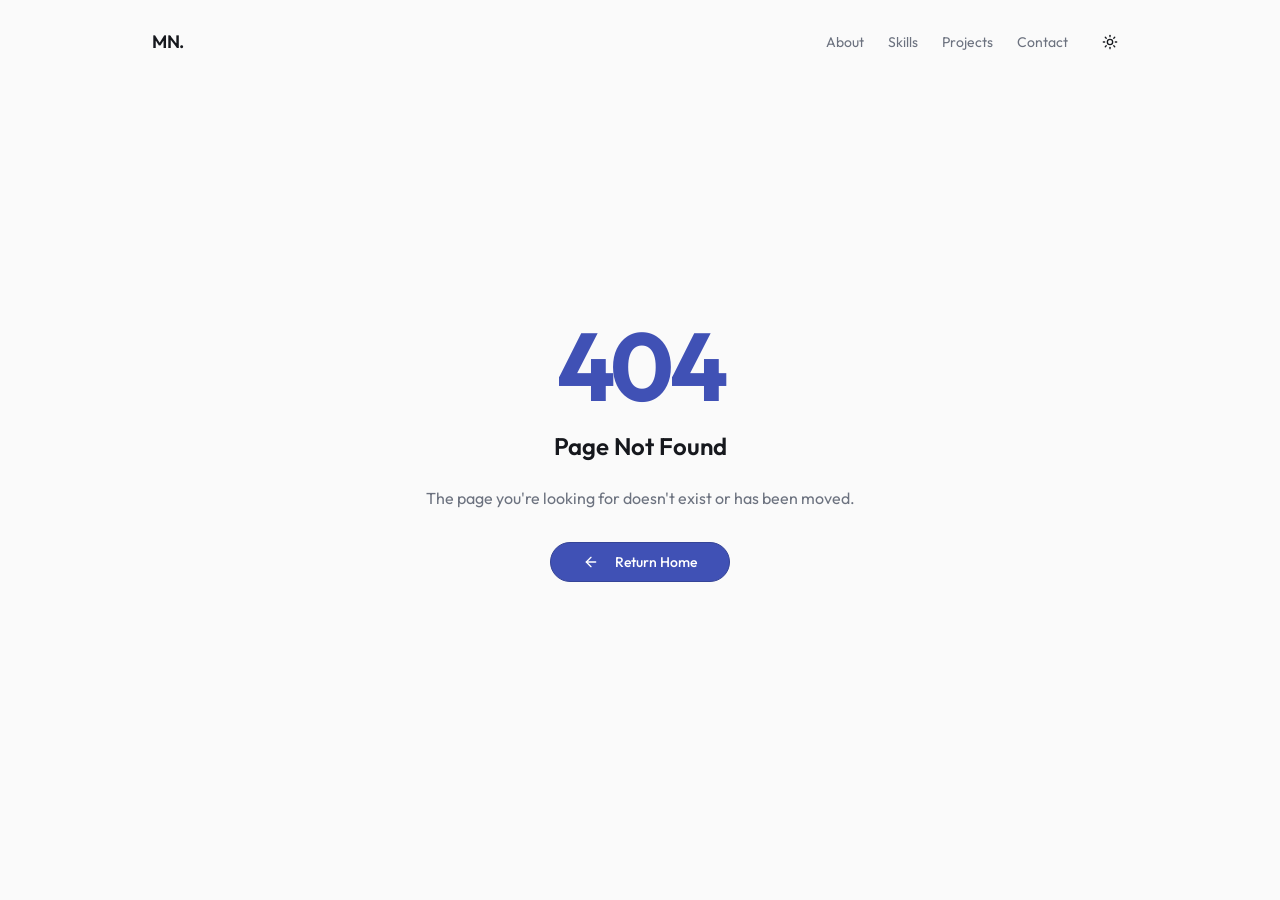
<file: index.html>
<!DOCTYPE html>
<html lang="en">
  <head>
    <meta charset="UTF-8" />
    <meta name="viewport" content="width=device-width, initial-scale=1.0, maximum-scale=1" />
    <title>Muhammad Najipah Portfolio</title>
    <meta name="description" content="Muhammad Najipah Portfolio — built on Replit. Update this description to reflect the app." />
    <meta name="robots" content="index, follow" />
    <meta property="og:title" content="Muhammad Najipah Portfolio" />
    <meta property="og:description" content="Muhammad Najipah Portfolio — built on Replit. Update this description to reflect the app." />
    <meta property="og:type" content="website" />
    <meta name="twitter:card" content="summary_large_image" />
    <meta name="twitter:title" content="Muhammad Najipah Portfolio" />
    <meta name="twitter:description" content="Muhammad Najipah Portfolio — built on Replit. Update this description to reflect the app." />
    <link rel="icon" type="image/svg+xml" href="/favicon.svg" />
    <link rel="preconnect" href="https://fonts.googleapis.com">
    <link rel="preconnect" href="https://fonts.gstatic.com" crossorigin>
    <link href="https://fonts.googleapis.com/css2?family=Inter:wght@400;500;600;700&display=swap" rel="stylesheet">
    <script type="module" crossorigin src="/assets/index-acscOe7a.js"></script>
    <link rel="stylesheet" crossorigin href="/assets/index-BQS6F_Tb.css">
  </head>
  <body>
    <div id="root"></div>
  </body>
</html>
</file>
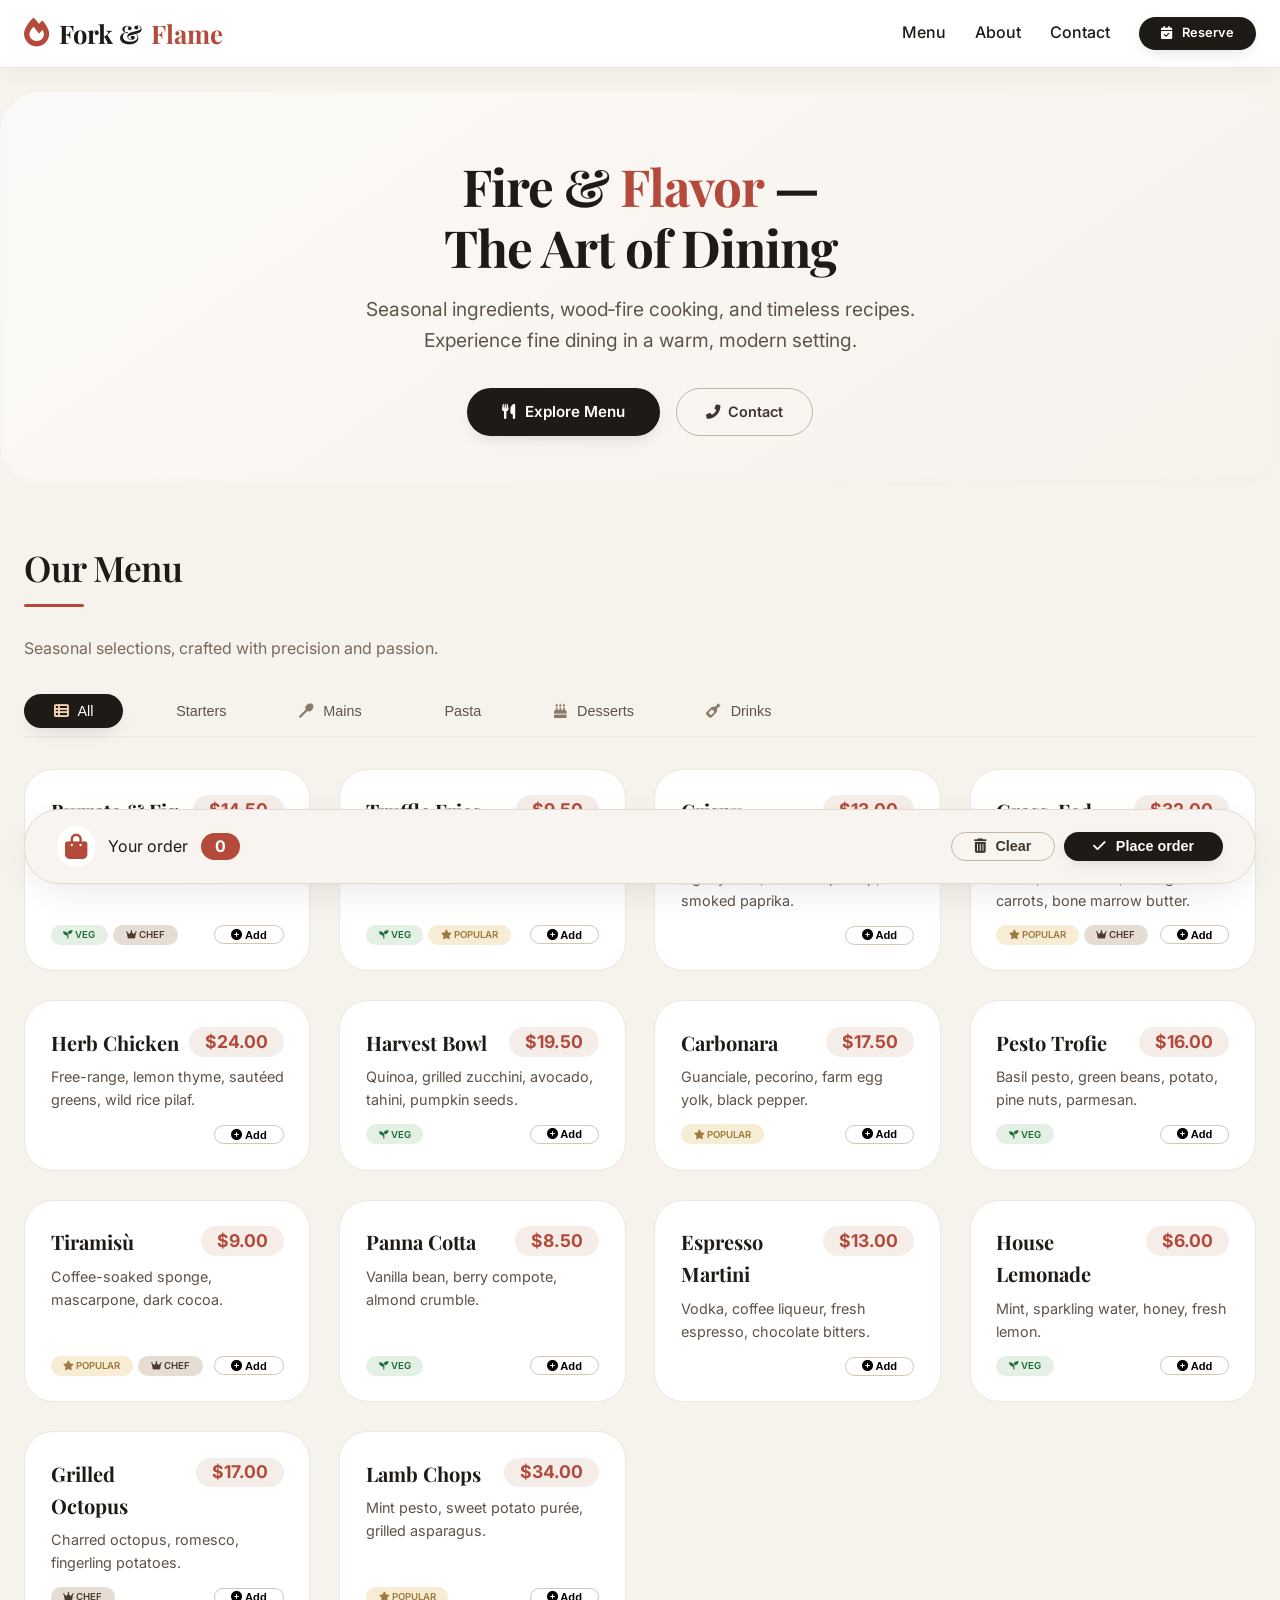
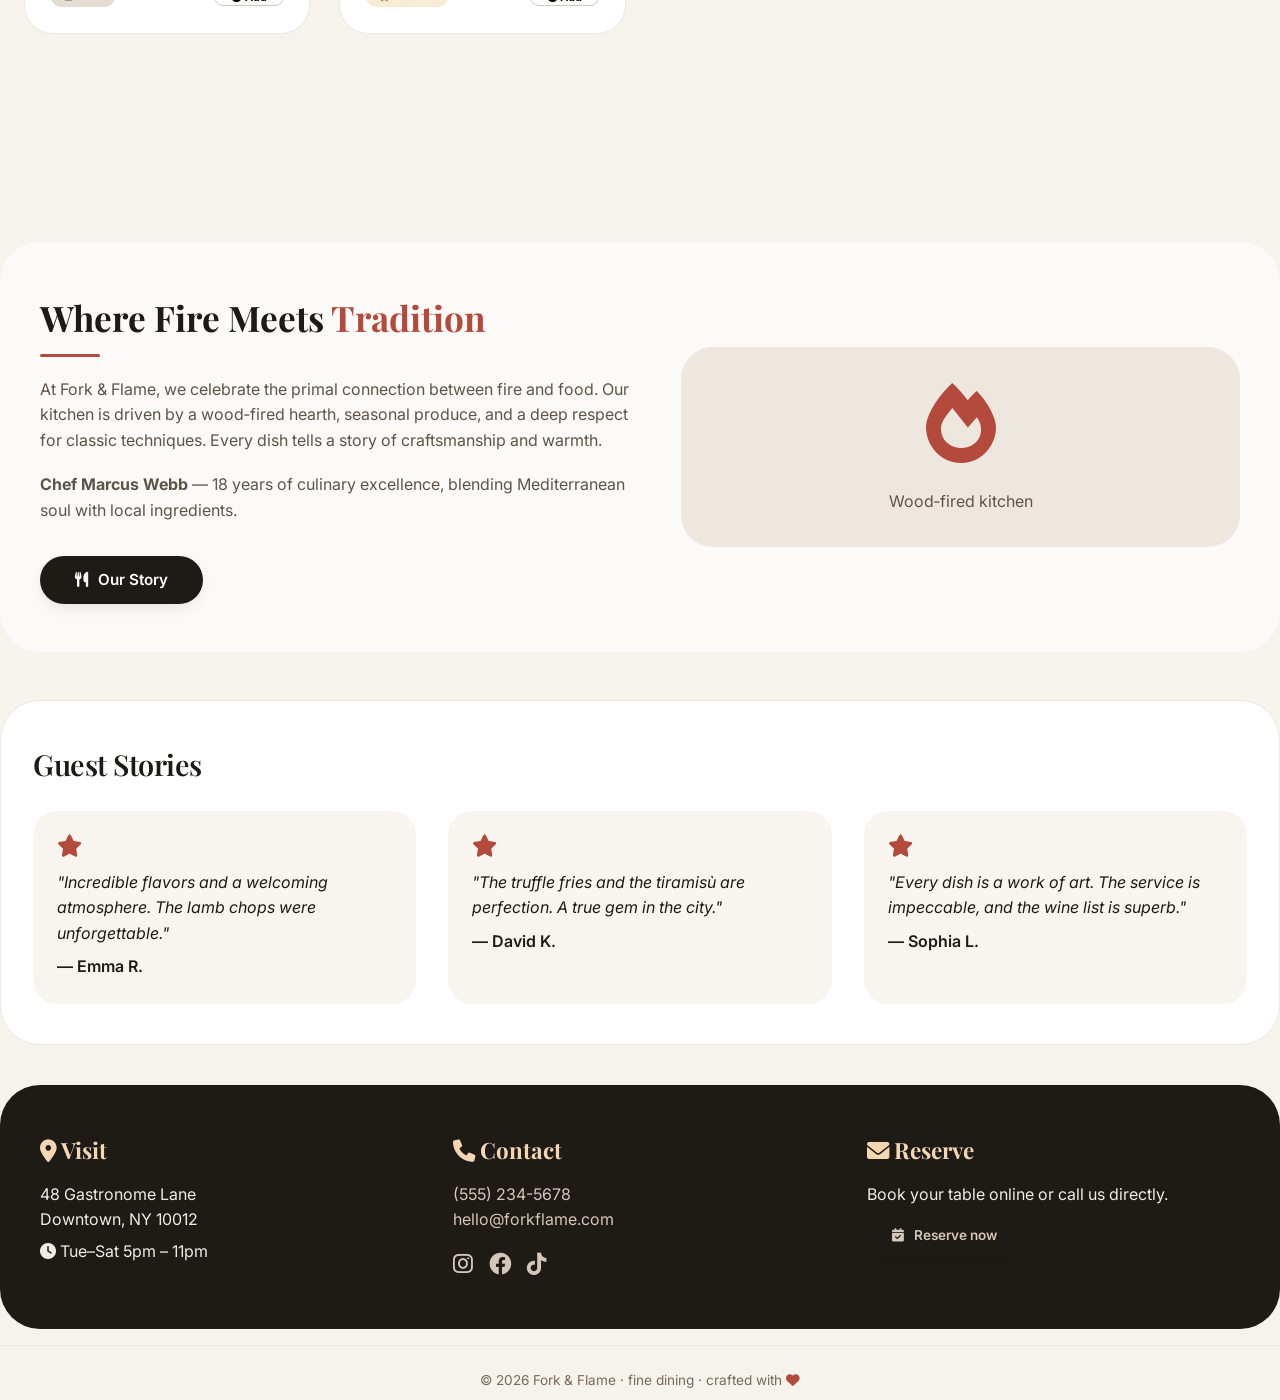
<file: projects/restaurant.html>
<!DOCTYPE html>
<html lang="en">
<head>
  <meta charset="UTF-8" />
  <meta name="viewport" content="width=device-width, initial-scale=1.0, maximum-scale=1.5" />
  <title>Fork & Flame · Complete Restaurant Website</title>
  <!-- Font Awesome 6 (free) -->
  <link rel="stylesheet" href="https://cdnjs.cloudflare.com/ajax/libs/font-awesome/6.0.0-beta3/css/all.min.css" />
  <!-- Google Fonts: Playfair Display + Inter -->
  <link rel="preconnect" href="https://fonts.googleapis.com" />
  <link rel="preconnect" href="https://fonts.gstatic.com" crossorigin />
  <link href="https://fonts.googleapis.com/css2?family=Inter:opsz,wght@14..32,300;14..32,400;14..32,500;14..32,600;14..32,700&family=Playfair+Display:ital,wght@0,600;0,700;1,600&display=swap" rel="stylesheet" />
  <style>
    /* ----- RESET & BASE ----- */
    * { margin: 0; padding: 0; box-sizing: border-box; }
    html { scroll-behavior: smooth; }
    body {
      background: #f6f2ec;
      font-family: 'Inter', sans-serif;
      color: #1e1a16;
      line-height: 1.6;
    }
    a { text-decoration: none; color: inherit; }
    img { max-width: 100%; }

    .container {
      max-width: 1320px;
      margin: 0 auto;
      padding: 0 1.5rem;
    }

    /* ----- BUTTONS ----- */
    .btn-primary {
      display: inline-flex;
      align-items: center;
      gap: 0.6rem;
      background: #1e1a16;
      color: #fff;
      padding: 0.75rem 2.2rem;
      border-radius: 60px;
      font-weight: 600;
      border: none;
      cursor: pointer;
      transition: 0.25s ease;
      font-size: 0.95rem;
      box-shadow: 0 6px 18px -6px rgba(0,0,0,0.15);
    }
    .btn-primary:hover { background: #b34a3c; transform: translateY(-2px); box-shadow: 0 12px 28px -12px rgba(179,74,60,0.3); }
    .btn-outline {
      display: inline-flex;
      align-items: center;
      gap: 0.5rem;
      background: transparent;
      border: 1.5px solid #c4b4a4;
      padding: 0.5rem 1.8rem;
      border-radius: 60px;
      font-weight: 600;
      color: #3d352e;
      cursor: pointer;
      transition: 0.2s;
      font-size: 0.9rem;
    }
    .btn-outline:hover { background: white; border-color: #8a7a6a; }

    /* ----- HEADER / NAV ----- */
    .site-header {
      background: #ffffff;
      box-shadow: 0 2px 20px rgba(0,0,0,0.04);
      position: sticky;
      top: 0;
      z-index: 100;
      padding: 0.8rem 0;
      border-bottom: 1px solid #ede7e0;
    }
    .header-inner {
      display: flex;
      justify-content: space-between;
      align-items: center;
      flex-wrap: wrap;
      gap: 1rem;
    }
    .logo {
      display: flex;
      align-items: center;
      gap: 0.6rem;
      font-family: 'Playfair Display', serif;
      font-weight: 700;
      font-size: 1.6rem;
    }
    .logo i { color: #b34a3c; font-size: 1.8rem; }
    .logo span { color: #b34a3c; }
    .nav-links {
      display: flex;
      gap: 0.5rem 1.8rem;
      flex-wrap: wrap;
      align-items: center;
      font-weight: 500;
    }
    .nav-links a { transition: color 0.2s; }
    .nav-links a:hover { color: #b34a3c; }
    .nav-links .btn-primary { font-size: 0.85rem; padding: 0.5rem 1.6rem; }

    /* ----- HERO ----- */
    .hero {
      padding: 4rem 0 3rem;
      text-align: center;
      background: linear-gradient(145deg, #fcfaf8 0%, #f6f2ec 100%);
      border-radius: 2.5rem;
      margin: 1.5rem 0 2.5rem;
      box-shadow: inset 0 -2px 10px rgba(0,0,0,0.02);
    }
    .hero h2 {
      font-family: 'Playfair Display', serif;
      font-size: 3.2rem;
      font-weight: 700;
      letter-spacing: -1px;
      line-height: 1.2;
      max-width: 700px;
      margin: 0 auto 1rem;
    }
    .hero h2 span { color: #b34a3c; }
    .hero p {
      font-size: 1.2rem;
      color: #5f5348;
      max-width: 600px;
      margin: 0 auto 2rem;
    }
    .hero-actions { display: flex; gap: 1rem; justify-content: center; flex-wrap: wrap; }

    /* ----- SECTION TITLES ----- */
    .section-title {
      font-family: 'Playfair Display', serif;
      font-size: 2.2rem;
      font-weight: 600;
      margin-bottom: 0.5rem;
      letter-spacing: -0.5px;
    }
    .section-sub {
      color: #7a6a5c;
      margin-bottom: 2rem;
      font-size: 1rem;
    }
    .section-divider {
      width: 60px;
      height: 3px;
      background: #b34a3c;
      margin: 0.5rem 0 1.8rem;
      border-radius: 4px;
    }

    /* ----- MENU SECTION (with filters) ----- */
    .menu-tabs {
      display: flex;
      flex-wrap: wrap;
      gap: 0.4rem 0.8rem;
      margin-bottom: 2rem;
      padding-bottom: 0.5rem;
      border-bottom: 1px solid #ede7e0;
    }
    .tab-btn {
      background: transparent;
      border: none;
      padding: 0.5rem 1.8rem;
      border-radius: 60px;
      font-weight: 500;
      font-size: 0.9rem;
      color: #5f5348;
      cursor: pointer;
      transition: 0.2s;
      border: 1px solid transparent;
    }
    .tab-btn i { margin-right: 0.4rem; color: #8a7a6a; }
    .tab-btn:hover { background: #f1ebe4; }
    .tab-btn.active { background: #1e1a16; color: white; box-shadow: 0 8px 20px -8px rgba(0,0,0,0.15); }
    .tab-btn.active i { color: #f5d6b3; }

    .menu-grid {
      display: grid;
      grid-template-columns: repeat(auto-fill, minmax(260px, 1fr));
      gap: 1.8rem;
      margin: 1.5rem 0 2rem;
    }
    .menu-item {
      background: #fff;
      border-radius: 1.8rem;
      padding: 1.6rem;
      border: 1px solid #ede7e0;
      transition: 0.3s;
      display: flex;
      flex-direction: column;
    }
    .menu-item:hover { transform: translateY(-4px); box-shadow: 0 20px 36px -16px rgba(0,0,0,0.06); border-color: #d4c6b8; }
    .menu-item .item-top { display: flex; justify-content: space-between; align-items: flex-start; }
    .menu-item h3 { font-family: 'Playfair Display', serif; font-size: 1.25rem; }
    .menu-item .price { font-weight: 700; color: #b34a3c; background: #f5ede8; padding: 0.05rem 1rem; border-radius: 60px; font-size: 1.1rem; }
    .menu-item .desc { color: #5f5348; font-size: 0.9rem; margin: 0.4rem 0 0.8rem; flex: 1; }
    .menu-item .meta-row { display: flex; justify-content: space-between; align-items: center; flex-wrap: wrap; gap: 0.5rem; }
    .badge-group { display: flex; gap: 0.3rem; flex-wrap: wrap; }
    .badge { background: #ede7e0; padding: 0.15rem 0.8rem; border-radius: 40px; font-size: 0.6rem; font-weight: 600; text-transform: uppercase; }
    .badge.veg { background: #e3f0e3; color: #1f6d3b; }
    .badge.popular { background: #f7edd4; color: #9e7a3e; }
    .badge.chef { background: #e5dcd3; color: #4d3b2e; }
    .order-toggle {
      background: transparent;
      border: 1.5px solid #d4c6b8;
      padding: 0.15rem 1rem;
      border-radius: 60px;
      font-weight: 600;
      font-size: 0.7rem;
      cursor: pointer;
      transition: 0.2s;
    }
    .order-toggle:hover { background: #1e1a16; color: white; border-color: #1e1a16; }
    .order-toggle.in-cart { background: #1e1a16; color: white; border-color: #1e1a16; }

    /* ----- ORDER BAR (sticky at bottom) ----- */
    .order-bar {
      position: sticky;
      bottom: 1rem;
      background: #f8f4ef;
      backdrop-filter: blur(8px);
      border-radius: 2.2rem;
      padding: 1rem 2rem;
      display: flex;
      flex-wrap: wrap;
      align-items: center;
      justify-content: space-between;
      gap: 1rem;
      border: 1px solid #e4dad1;
      box-shadow: 0 12px 40px -12px rgba(0,0,0,0.12);
      margin-top: 2rem;
      z-index: 50;
    }
    .order-bar .cart-info { display: flex; align-items: center; gap: 0.8rem; }
    .order-bar .cart-info i { font-size: 1.6rem; color: #b34a3c; background: white; padding: 0.5rem; border-radius: 60px; }
    .order-bar .count-badge { background: #b34a3c; color: white; padding: 0.05rem 0.9rem; border-radius: 60px; font-weight: 700; }
    .order-actions { display: flex; gap: 0.6rem; flex-wrap: wrap; }

    /* ----- ABOUT / CHEF ----- */
    .about-section {
      background: #fcfaf8;
      border-radius: 2.5rem;
      padding: 3rem 2.5rem;
      margin: 3rem 0;
      display: flex;
      flex-wrap: wrap;
      gap: 3rem;
      align-items: center;
    }
    .about-text { flex: 1.2; min-width: 280px; }
    .about-text h2 { font-family: 'Playfair Display', serif; font-size: 2.2rem; }
    .about-text p { color: #5f5348; margin: 0.8rem 0 1.2rem; }
    .about-image { flex: 1; min-width: 200px; background: #ede7e0; border-radius: 2rem; padding: 2rem; text-align: center; font-size: 4rem; color: #b34a3c; }

    /* ----- TESTIMONIALS ----- */
    .testimonials {
      background: #ffffff;
      border-radius: 2.5rem;
      padding: 2.5rem 2rem;
      margin: 2.5rem 0;
      border: 1px solid #ede7e0;
    }
    .testimonial-grid {
      display: grid;
      grid-template-columns: repeat(auto-fit, minmax(200px, 1fr));
      gap: 2rem;
      margin-top: 1.5rem;
    }
    .testimonial-card { background: #f8f4ef; padding: 1.5rem; border-radius: 1.5rem; }
    .testimonial-card i { color: #b34a3c; font-size: 1.4rem; }
    .testimonial-card p { font-style: italic; margin: 0.5rem 0; }
    .testimonial-card .author { font-weight: 600; }

    /* ----- CONTACT / FOOTER ----- */
    .contact-section {
      background: #1e1a16;
      color: #f0ebe4;
      border-radius: 2.5rem;
      padding: 3rem 2.5rem;
      margin: 2rem 0 1rem;
      display: grid;
      grid-template-columns: repeat(auto-fit, minmax(200px, 1fr));
      gap: 2.5rem;
    }
    .contact-section h4 { font-family: 'Playfair Display', serif; font-size: 1.4rem; color: #f5d6b3; margin-bottom: 0.8rem; }
    .contact-section a { color: #d4c6b8; transition: 0.2s; }
    .contact-section a:hover { color: white; }
    .contact-section .socials { display: flex; gap: 1rem; font-size: 1.4rem; margin-top: 0.8rem; }
    .footer-bottom {
      text-align: center;
      padding: 1.5rem 0 0.5rem;
      font-size: 0.85rem;
      color: #7a6a5c;
      border-top: 1px solid #ede7e0;
      margin-top: 1rem;
    }

    /* ----- TOAST ----- */
    .toast-message {
      background: #1e1a16;
      color: white;
      padding: 0.7rem 2rem;
      border-radius: 60px;
      font-weight: 500;
      box-shadow: 0 16px 32px -12px rgba(0,0,0,0.2);
      display: inline-block;
    }
    .toast-message i { margin-right: 0.6rem; color: #f5d6b3; }
    #feedbackArea { min-height: 2.8rem; margin-top: 0.5rem; }

    /* ----- RESPONSIVE ----- */
    @media (max-width: 850px) {
      .header-inner { flex-direction: column; align-items: stretch; }
      .nav-links { justify-content: center; }
      .hero h2 { font-size: 2.4rem; }
      .about-section { padding: 2rem 1.5rem; }
      .contact-section { padding: 2rem 1.5rem; }
    }
    @media (max-width: 550px) {
      .menu-grid { grid-template-columns: 1fr; }
      .hero h2 { font-size: 1.8rem; }
      .order-bar { flex-direction: column; align-items: stretch; padding: 1rem; }
      .order-actions { justify-content: stretch; }
      .order-actions button { flex: 1; justify-content: center; }
    }
  </style>
</head>
<body>

<!-- ===== HEADER ===== -->
<header class="site-header">
  <div class="container header-inner">
    <div class="logo"><i class="fas fa-fire"></i> Fork &amp; <span>Flame</span></div>
    <nav class="nav-links">
      <a href="#menu">Menu</a>
      <a href="#about">About</a>
      <a href="#contact">Contact</a>
      <a href="#" class="btn-primary" style="padding:0.4rem 1.4rem; font-size:0.8rem;"><i class="fas fa-calendar-check"></i> Reserve</a>
    </nav>
  </div>
</header>

<!-- ===== HERO ===== -->
<section class="container hero">
  <h2>Fire &amp; <span>Flavor</span> — <br />The Art of Dining</h2>
  <p>Seasonal ingredients, wood‑fire cooking, and timeless recipes. Experience fine dining in a warm, modern setting.</p>
  <div class="hero-actions">
    <a href="#menu" class="btn-primary"><i class="fas fa-utensils"></i> Explore Menu</a>
    <a href="#contact" class="btn-outline"><i class="fas fa-phone-alt"></i> Contact</a>
  </div>
</section>

<!-- ===== MENU SECTION ===== -->
<section id="menu" class="container" style="padding-top:1rem;">
  <h2 class="section-title">Our Menu</h2>
  <div class="section-divider"></div>
  <p class="section-sub">Seasonal selections, crafted with precision and passion.</p>

  <!-- filters -->
  <div class="menu-tabs" id="tabContainer">
    <button class="tab-btn active" data-category="all"><i class="fas fa-th-list"></i> All</button>
    <button class="tab-btn" data-category="starters"><i class="fas fa-bowl-food"></i> Starters</button>
    <button class="tab-btn" data-category="mains"><i class="fas fa-utensil-spoon"></i> Mains</button>
    <button class="tab-btn" data-category="pasta"><i class="fas fa-spaghetti"></i> Pasta</button>
    <button class="tab-btn" data-category="desserts"><i class="fas fa-cake-candles"></i> Desserts</button>
    <button class="tab-btn" data-category="drinks"><i class="fas fa-wine-bottle"></i> Drinks</button>
  </div>

  <!-- menu grid -->
  <div id="menuGrid" class="menu-grid"></div>

  <!-- order bar (sticky) -->
  <div class="order-bar">
    <div class="cart-info">
      <i class="fas fa-shopping-bag"></i>
      <span>Your order</span>
      <span class="count-badge" id="orderCount">0</span>
    </div>
    <div class="order-actions">
      <button class="btn-outline" id="clearOrderBtn" style="padding:0.3rem 1.4rem;"><i class="fas fa-trash-alt"></i> Clear</button>
      <button class="btn-primary" id="placeOrderBtn" style="padding:0.4rem 1.8rem; font-size:0.9rem;"><i class="fas fa-check"></i> Place order</button>
    </div>
  </div>
  <div id="feedbackArea"></div>
</section>

<!-- ===== ABOUT ===== -->
<section id="about" class="container about-section">
  <div class="about-text">
    <h2>Where Fire Meets <span style="color:#b34a3c;">Tradition</span></h2>
    <div class="section-divider" style="margin:0.5rem 0 1.2rem;"></div>
    <p>At Fork & Flame, we celebrate the primal connection between fire and food. Our kitchen is driven by a wood‑fired hearth, seasonal produce, and a deep respect for classic techniques. Every dish tells a story of craftsmanship and warmth.</p>
    <p><strong>Chef Marcus Webb</strong> — 18 years of culinary excellence, blending Mediterranean soul with local ingredients.</p>
    <a href="#" class="btn-primary" style="margin-top:0.8rem;"><i class="fas fa-utensils"></i> Our Story</a>
  </div>
  <div class="about-image">
    <i class="fas fa-fire" style="font-size:5rem;"></i>
    <p style="font-size:1rem; color:#5f5348; margin-top:0.5rem;">Wood‑fired kitchen</p>
  </div>
</section>

<!-- ===== TESTIMONIALS ===== -->
<section class="container testimonials">
  <h2 class="section-title" style="font-size:1.8rem;">Guest Stories</h2>
  <div class="testimonial-grid">
    <div class="testimonial-card"><i class="fas fa-star"></i><p>"Incredible flavors and a welcoming atmosphere. The lamb chops were unforgettable."</p><div class="author">— Emma R.</div></div>
    <div class="testimonial-card"><i class="fas fa-star"></i><p>"The truffle fries and the tiramisù are perfection. A true gem in the city."</p><div class="author">— David K.</div></div>
    <div class="testimonial-card"><i class="fas fa-star"></i><p>"Every dish is a work of art. The service is impeccable, and the wine list is superb."</p><div class="author">— Sophia L.</div></div>
  </div>
</section>

<!-- ===== CONTACT / FOOTER ===== -->
<footer id="contact" class="container contact-section">
  <div>
    <h4><i class="fas fa-location-dot"></i> Visit</h4>
    <p>48 Gastronome Lane<br />Downtown, NY 10012</p>
    <p style="margin-top:0.4rem;"><i class="fas fa-clock"></i> Tue–Sat 5pm – 11pm</p>
  </div>
  <div>
    <h4><i class="fas fa-phone"></i> Contact</h4>
    <p><a href="tel:+15551234567">(555) 234-5678</a></p>
    <p><a href="mailto:hello@forkflame.com">hello@forkflame.com</a></p>
    <div class="socials">
      <a href="#"><i class="fab fa-instagram"></i></a>
      <a href="#"><i class="fab fa-facebook"></i></a>
      <a href="#"><i class="fab fa-tiktok"></i></a>
    </div>
  </div>
  <div>
    <h4><i class="fas fa-envelope"></i> Reserve</h4>
    <p>Book your table online or call us directly.</p>
    <a href="#" class="btn-primary" style="margin-top:0.6rem; padding:0.5rem 1.6rem; font-size:0.85rem;"><i class="fas fa-calendar-check"></i> Reserve now</a>
  </div>
</footer>
<div class="container footer-bottom">
  &copy; 2026 Fork & Flame · fine dining · crafted with <i class="fas fa-heart" style="color:#b34a3c;"></i>
</div>

<!-- ===== JAVASCRIPT ===== -->
<script>
  (function() {
    // ----- MENU DATA (complete) -----
    const menuItems = [
      { id: 1, name: 'Burrata & Fig', category: 'starters', price: 14.50, desc: 'Creamy burrata, roasted figs, balsamic glaze, pine nuts.', tags: ['veg', 'chef'] },
      { id: 2, name: 'Truffle Fries', category: 'starters', price: 9.50, desc: 'Parmesan, rosemary, black truffle oil, garlic aioli.', tags: ['veg', 'popular'] },
      { id: 3, name: 'Crispy Calamari', category: 'starters', price: 13.00, desc: 'Lightly fried, lemon caper dip, smoked paprika.', tags: [] },
      { id: 4, name: 'Grass-Fed Steak', category: 'mains', price: 32.00, desc: 'Sirloin, chimichurri, heritage carrots, bone marrow butter.', tags: ['popular', 'chef'] },
      { id: 5, name: 'Herb Chicken', category: 'mains', price: 24.00, desc: 'Free-range, lemon thyme, sautéed greens, wild rice pilaf.', tags: [] },
      { id: 6, name: 'Harvest Bowl', category: 'mains', price: 19.50, desc: 'Quinoa, grilled zucchini, avocado, tahini, pumpkin seeds.', tags: ['veg'] },
      { id: 7, name: 'Carbonara', category: 'pasta', price: 17.50, desc: 'Guanciale, pecorino, farm egg yolk, black pepper.', tags: ['popular'] },
      { id: 8, name: 'Pesto Trofie', category: 'pasta', price: 16.00, desc: 'Basil pesto, green beans, potato, pine nuts, parmesan.', tags: ['veg'] },
      { id: 9, name: 'Tiramisù', category: 'desserts', price: 9.00, desc: 'Coffee-soaked sponge, mascarpone, dark cocoa.', tags: ['popular', 'chef'] },
      { id: 10, name: 'Panna Cotta', category: 'desserts', price: 8.50, desc: 'Vanilla bean, berry compote, almond crumble.', tags: ['veg'] },
      { id: 11, name: 'Espresso Martini', category: 'drinks', price: 13.00, desc: 'Vodka, coffee liqueur, fresh espresso, chocolate bitters.', tags: [] },
      { id: 12, name: 'House Lemonade', category: 'drinks', price: 6.00, desc: 'Mint, sparkling water, honey, fresh lemon.', tags: ['veg'] },
      { id: 13, name: 'Grilled Octopus', category: 'starters', price: 17.00, desc: 'Charred octopus, romesco, fingerling potatoes.', tags: ['chef'] },
      { id: 14, name: 'Lamb Chops', category: 'mains', price: 34.00, desc: 'Mint pesto, sweet potato purée, grilled asparagus.', tags: ['popular'] },
    ];

    // ----- STATE -----
    let selectedCategory = 'all';
    let order = [];

    const grid = document.getElementById('menuGrid');
    const tabContainer = document.getElementById('tabContainer');
    const orderCountSpan = document.getElementById('orderCount');
    const feedback = document.getElementById('feedbackArea');

    // ----- RENDER -----
    function renderItems(category) {
      const filtered = category === 'all' ? menuItems : menuItems.filter(i => i.category === category);
      if (!filtered.length) {
        grid.innerHTML = `<div style="grid-column:1/-1; text-align:center; padding:2rem; color:#7a6a5c; background:#f8f4ef; border-radius:2rem;">
          <i class="fas fa-utensils" style="font-size:2rem; opacity:0.3;"></i>
          <p style="margin-top:0.5rem;">No dishes in this section</p>
        </div>`;
        return;
      }
      let html = '';
      filtered.forEach(item => {
        const inCart = order.includes(item.id);
        const tagsHtml = item.tags.map(t => {
          let cls = 'badge';
          if (t === 'veg') cls += ' veg';
          else if (t === 'popular') cls += ' popular';
          else if (t === 'chef') cls += ' chef';
          return `<span class="${cls}"><i class="fas fa-${t === 'veg' ? 'seedling' : t === 'popular' ? 'star' : 'crown'}"></i> ${t}</span>`;
        }).join('');
        html += `
          <div class="menu-item">
            <div class="item-top">
              <h3>${item.name}</h3>
              <span class="price">$${item.price.toFixed(2)}</span>
            </div>
            <p class="desc">${item.desc}</p>
            <div class="meta-row">
              <div class="badge-group">${tagsHtml}</div>
              <button class="order-toggle ${inCart ? 'in-cart' : ''}" data-id="${item.id}">
                ${inCart ? '<i class="fas fa-minus-circle"></i> Remove' : '<i class="fas fa-plus-circle"></i> Add'}
              </button>
            </div>
          </div>
        `;
      });
      grid.innerHTML = html;
    }

    function updateOrderUI() {
      orderCountSpan.textContent = order.length;
      document.querySelectorAll('.order-toggle').forEach(btn => {
        const id = parseInt(btn.dataset.id);
        const inCart = order.includes(id);
        btn.classList.toggle('in-cart', inCart);
        btn.innerHTML = inCart ? '<i class="fas fa-minus-circle"></i> Remove' : '<i class="fas fa-plus-circle"></i> Add';
      });
    }

    function showMessage(msg, isGood = true) {
      feedback.innerHTML = `<div class="toast-message" style="background:${isGood ? '#1e1a16' : '#8b2c1f'};">
        <i class="fas ${isGood ? 'fa-check-circle' : 'fa-triangle-exclamation'}"></i> ${msg}</div>`;
      setTimeout(() => feedback.innerHTML = '', 4200);
    }

    // ----- EVENTS -----
    tabContainer.addEventListener('click', (e) => {
      const btn = e.target.closest('.tab-btn');
      if (!btn) return;
      const cat = btn.dataset.category;
      if (!cat) return;
      document.querySelectorAll('.tab-btn').forEach(b => b.classList.remove('active'));
      btn.classList.add('active');
      selectedCategory = cat;
      renderItems(selectedCategory);
      updateOrderUI();
    });

    grid.addEventListener('click', (e) => {
      const btn = e.target.closest('.order-toggle');
      if (!btn) return;
      const id = parseInt(btn.dataset.id);
      const idx = order.indexOf(id);
      if (idx > -1) { order.splice(idx, 1); showMessage('Removed', true); }
      else { order.push(id); showMessage('Added to order', true); }
      renderItems(selectedCategory);
      updateOrderUI();
    });

    document.getElementById('clearOrderBtn').addEventListener('click', () => {
      if (!order.length) { showMessage('Order is empty', false); return; }
      order = []; renderItems(selectedCategory); updateOrderUI(); showMessage('Order cleared', true);
    });

    document.getElementById('placeOrderBtn').addEventListener('click', () => {
      if (!order.length) { showMessage('Please add at least one dish', false); return; }
      const names = order.map(id => menuItems.find(m => m.id === id)?.name || '?');
      showMessage(`✅ Order placed: ${names.join(', ')}. Thank you!`, true);
      setTimeout(() => { order = []; renderItems(selectedCategory); updateOrderUI(); }, 2000);
    });

    // ----- INIT -----
    renderItems('all');
    updateOrderUI();
  })();
</script>
</body>
</html>
</file>
<file: assets/index-BQS6F_Tb.css>
@import"https://fonts.googleapis.com/css2?family=Outfit:wght@300;400;500;600;700&display=swap";@layer components;@layer properties{@supports (((-webkit-hyphens:none)) and (not (margin-trim:inline))) or ((-moz-orient:inline) and (not (color:rgb(from red r g b)))){*,:before,:after,::backdrop{--tw-translate-x:0;--tw-translate-y:0;--tw-translate-z:0;--tw-scale-x:1;--tw-scale-y:1;--tw-scale-z:1;--tw-rotate-x:initial;--tw-rotate-y:initial;--tw-rotate-z:initial;--tw-skew-x:initial;--tw-skew-y:initial;--tw-space-y-reverse:0;--tw-space-x-reverse:0;--tw-border-style:solid;--tw-leading:initial;--tw-font-weight:initial;--tw-tracking:initial;--tw-ordinal:initial;--tw-slashed-zero:initial;--tw-numeric-figure:initial;--tw-numeric-spacing:initial;--tw-numeric-fraction:initial;--tw-shadow:0 0 #0000;--tw-shadow-color:initial;--tw-shadow-alpha:100%;--tw-inset-shadow:0 0 #0000;--tw-inset-shadow-color:initial;--tw-inset-shadow-alpha:100%;--tw-ring-color:initial;--tw-ring-shadow:0 0 #0000;--tw-inset-ring-color:initial;--tw-inset-ring-shadow:0 0 #0000;--tw-ring-inset:initial;--tw-ring-offset-width:0px;--tw-ring-offset-color:#fff;--tw-ring-offset-shadow:0 0 #0000;--tw-outline-style:solid;--tw-blur:initial;--tw-brightness:initial;--tw-contrast:initial;--tw-grayscale:initial;--tw-hue-rotate:initial;--tw-invert:initial;--tw-opacity:initial;--tw-saturate:initial;--tw-sepia:initial;--tw-drop-shadow:initial;--tw-drop-shadow-color:initial;--tw-drop-shadow-alpha:100%;--tw-drop-shadow-size:initial;--tw-backdrop-blur:initial;--tw-backdrop-brightness:initial;--tw-backdrop-contrast:initial;--tw-backdrop-grayscale:initial;--tw-backdrop-hue-rotate:initial;--tw-backdrop-invert:initial;--tw-backdrop-opacity:initial;--tw-backdrop-saturate:initial;--tw-backdrop-sepia:initial;--tw-duration:initial;--tw-ease:initial;--tw-content:"";--tw-animation-delay:0s;--tw-animation-direction:normal;--tw-animation-duration:initial;--tw-animation-fill-mode:none;--tw-animation-iteration-count:1;--tw-enter-blur:0;--tw-enter-opacity:1;--tw-enter-rotate:0;--tw-enter-scale:1;--tw-enter-translate-x:0;--tw-enter-translate-y:0;--tw-exit-blur:0;--tw-exit-opacity:1;--tw-exit-rotate:0;--tw-exit-scale:1;--tw-exit-translate-x:0;--tw-exit-translate-y:0}}}@layer theme{:root,:host{--color-red-50:oklch(97.1% .013 17.38);--color-red-300:oklch(80.8% .114 19.571);--color-red-400:oklch(70.4% .191 22.216);--color-red-600:oklch(57.7% .245 27.325);--color-green-400:oklch(79.2% .209 151.711);--color-green-500:oklch(72.3% .219 149.579);--color-green-600:oklch(62.7% .194 149.214);--color-black:#000;--spacing:.25rem;--container-sm:24rem;--container-md:28rem;--container-lg:32rem;--container-2xl:42rem;--container-5xl:64rem;--text-xs:.75rem;--text-xs--line-height:calc(1 / .75);--text-sm:.875rem;--text-sm--line-height:calc(1.25 / .875);--text-base:1rem;--text-base--line-height: 1.5 ;--text-lg:1.125rem;--text-lg--line-height:calc(1.75 / 1.125);--text-xl:1.25rem;--text-xl--line-height:calc(1.75 / 1.25);--text-2xl:1.5rem;--text-2xl--line-height:calc(2 / 1.5);--text-3xl:1.875rem;--text-3xl--line-height: 1.2 ;--text-4xl:2.25rem;--text-4xl--line-height:calc(2.5 / 2.25);--text-5xl:3rem;--text-5xl--line-height:1;--text-6xl:3.75rem;--text-6xl--line-height:1;--text-7xl:4.5rem;--text-7xl--line-height:1;--text-8xl:6rem;--text-8xl--line-height:1;--font-weight-normal:400;--font-weight-medium:500;--font-weight-semibold:600;--font-weight-bold:700;--tracking-tighter:-.05em;--tracking-tight:-.025em;--tracking-wide:.025em;--tracking-widest:.1em;--leading-snug:1.375;--leading-normal:1.5;--leading-relaxed:1.625;--radius-2xl:1rem;--ease-in-out:cubic-bezier(.4, 0, .2, 1);--animate-spin:spin 1s linear infinite;--animate-ping:ping 1s cubic-bezier(0, 0, .2, 1) infinite;--animate-pulse:pulse 2s cubic-bezier(.4, 0, .6, 1) infinite;--blur-md:12px;--blur-2xl:40px;--aspect-video:16 / 9;--default-transition-duration:.15s;--default-transition-timing-function:cubic-bezier(.4, 0, .2, 1);--default-font-family:var(--app-font-sans);--default-mono-font-family:var(--app-font-mono);--color-border:hsl(var(--border))}}@layer base{*,:after,:before,::backdrop{box-sizing:border-box;border:0 solid;margin:0;padding:0}::file-selector-button{box-sizing:border-box;border:0 solid;margin:0;padding:0}html,:host{-webkit-text-size-adjust:100%;tab-size:4;line-height:1.5;font-family:var(--default-font-family,ui-sans-serif, system-ui, sans-serif, "Apple Color Emoji", "Segoe UI Emoji", "Segoe UI Symbol", "Noto Color Emoji");font-feature-settings:var(--default-font-feature-settings,normal);font-variation-settings:var(--default-font-variation-settings,normal);-webkit-tap-highlight-color:transparent}hr{height:0;color:inherit;border-top-width:1px}abbr:where([title]){-webkit-text-decoration:underline dotted;text-decoration:underline dotted}h1,h2,h3,h4,h5,h6{font-size:inherit;font-weight:inherit}a{color:inherit;-webkit-text-decoration:inherit;text-decoration:inherit}b,strong{font-weight:bolder}code,kbd,samp,pre{font-family:var(--default-mono-font-family,ui-monospace, SFMono-Regular, Menlo, Monaco, Consolas, "Liberation Mono", "Courier New", monospace);font-feature-settings:var(--default-mono-font-feature-settings,normal);font-variation-settings:var(--default-mono-font-variation-settings,normal);font-size:1em}small{font-size:80%}sub,sup{vertical-align:baseline;font-size:75%;line-height:0;position:relative}sub{bottom:-.25em}sup{top:-.5em}table{text-indent:0;border-color:inherit;border-collapse:collapse}:-moz-focusring{outline:auto}progress{vertical-align:baseline}summary{display:list-item}ol,ul,menu{list-style:none}img,svg,video,canvas,audio,iframe,embed,object{vertical-align:middle;display:block}img,video{max-width:100%;height:auto}button,input,select,optgroup,textarea{font:inherit;font-feature-settings:inherit;font-variation-settings:inherit;letter-spacing:inherit;color:inherit;opacity:1;background-color:#0000;border-radius:0}::file-selector-button{font:inherit;font-feature-settings:inherit;font-variation-settings:inherit;letter-spacing:inherit;color:inherit;opacity:1;background-color:#0000;border-radius:0}:where(select:is([multiple],[size])) optgroup{font-weight:bolder}:where(select:is([multiple],[size])) optgroup option{padding-inline-start:20px}::file-selector-button{margin-inline-end:4px}::placeholder{opacity:1}@supports (not ((-webkit-appearance:-apple-pay-button))) or (contain-intrinsic-size:1px){::placeholder{color:currentColor}@supports (color:color-mix(in lab,red,red)){::placeholder{color:color-mix(in oklab,currentcolor 50%,transparent)}}}textarea{resize:vertical}::-webkit-search-decoration{-webkit-appearance:none}::-webkit-date-and-time-value{min-height:1lh;text-align:inherit}::-webkit-datetime-edit{display:inline-flex}::-webkit-datetime-edit-fields-wrapper{padding:0}::-webkit-datetime-edit{padding-block:0}::-webkit-datetime-edit-year-field{padding-block:0}::-webkit-datetime-edit-month-field{padding-block:0}::-webkit-datetime-edit-day-field{padding-block:0}::-webkit-datetime-edit-hour-field{padding-block:0}::-webkit-datetime-edit-minute-field{padding-block:0}::-webkit-datetime-edit-second-field{padding-block:0}::-webkit-datetime-edit-millisecond-field{padding-block:0}::-webkit-datetime-edit-meridiem-field{padding-block:0}::-webkit-calendar-picker-indicator{line-height:1}:-moz-ui-invalid{box-shadow:none}button,input:where([type=button],[type=reset],[type=submit]){appearance:button}::file-selector-button{appearance:button}::-webkit-inner-spin-button{height:auto}::-webkit-outer-spin-button{height:auto}[hidden]:where(:not([hidden=until-found])){display:none!important}*{border-color:hsl(var(--border))}body{background-color:hsl(var(--background));font-family:var(--app-font-sans);color:hsl(var(--foreground));-webkit-font-smoothing:antialiased;-moz-osx-font-smoothing:grayscale}body ::selection{background-color:hsl(var(--primary))}@supports (color:color-mix(in lab,red,red)){body ::selection{background-color:color-mix(in oklab,hsl(var(--primary)) 20%,transparent)}}body::selection{background-color:hsl(var(--primary))}@supports (color:color-mix(in lab,red,red)){body::selection{background-color:color-mix(in oklab,hsl(var(--primary)) 20%,transparent)}}}@layer utilities{.\@container\/field-group{container:field-group/inline-size}.pointer-events-auto{pointer-events:auto}.pointer-events-none{pointer-events:none}.invisible{visibility:hidden}.visible{visibility:visible}.sr-only{clip-path:inset(50%);white-space:nowrap;border-width:0;width:1px;height:1px;margin:-1px;padding:0;position:absolute;overflow:hidden}.absolute{position:absolute}.fixed{position:fixed}.relative{position:relative}.static{position:static}.inset-0{inset:0}.inset-x-0{inset-inline:0}.inset-y-0{inset-block:0}.-top-12{top:calc(var(--spacing) * -12)}.top-0{top:0}.top-1\.5{top:calc(var(--spacing) * 1.5)}.top-1\/2{top:50%}.top-2{top:calc(var(--spacing) * 2)}.top-3\.5{top:calc(var(--spacing) * 3.5)}.top-4{top:calc(var(--spacing) * 4)}.top-\[1px\]{top:1px}.top-\[50\%\]{top:50%}.top-\[60\%\]{top:60%}.top-full{top:100%}.-right-12{right:calc(var(--spacing) * -12)}.right-0{right:0}.right-1{right:var(--spacing)}.right-2{right:calc(var(--spacing) * 2)}.right-3{right:calc(var(--spacing) * 3)}.right-4{right:calc(var(--spacing) * 4)}.-bottom-12{bottom:calc(var(--spacing) * -12)}.bottom-0{bottom:0}.-left-12{left:calc(var(--spacing) * -12)}.left-0{left:0}.left-1\/2{left:50%}.left-2{left:calc(var(--spacing) * 2)}.left-\[50\%\]{left:50%}.z-10{z-index:10}.z-20{z-index:20}.z-50{z-index:50}.z-\[1\]{z-index:1}.z-\[100\]{z-index:100}.order-1{order:1}.order-2{order:2}.order-first{order:-9999}.order-last{order:9999}.container{width:100%}@media(min-width:40rem){.container{max-width:40rem}}@media(min-width:48rem){.container{max-width:48rem}}@media(min-width:64rem){.container{max-width:64rem}}@media(min-width:80rem){.container{max-width:80rem}}@media(min-width:96rem){.container{max-width:96rem}}.\!m-0{margin:0!important}.-mx-1{margin-inline:calc(var(--spacing) * -1)}.mx-2{margin-inline:calc(var(--spacing) * 2)}.mx-3\.5{margin-inline:calc(var(--spacing) * 3.5)}.mx-auto{margin-inline:auto}.-my-2{margin-block:calc(var(--spacing) * -2)}.my-0{margin-block:0}.my-0\.5{margin-block:calc(var(--spacing) * .5)}.my-1{margin-block:var(--spacing)}.prose{color:var(--tw-prose-body);max-width:65ch}.prose :where(p):not(:where([class~=not-prose],[class~=not-prose] *)){margin-top:1.25em;margin-bottom:1.25em}.prose :where([class~=lead]):not(:where([class~=not-prose],[class~=not-prose] *)){color:var(--tw-prose-lead);margin-top:1.2em;margin-bottom:1.2em;font-size:1.25em;line-height:1.6}.prose :where(a):not(:where([class~=not-prose],[class~=not-prose] *)){color:var(--tw-prose-links);font-weight:500;text-decoration:underline}.prose :where(strong):not(:where([class~=not-prose],[class~=not-prose] *)){color:var(--tw-prose-bold);font-weight:600}.prose :where(a strong):not(:where([class~=not-prose],[class~=not-prose] *)),.prose :where(blockquote strong):not(:where([class~=not-prose],[class~=not-prose] *)),.prose :where(thead th strong):not(:where([class~=not-prose],[class~=not-prose] *)){color:inherit}.prose :where(ol):not(:where([class~=not-prose],[class~=not-prose] *)){margin-top:1.25em;margin-bottom:1.25em;padding-inline-start:1.625em;list-style-type:decimal}.prose :where(ol[type=A]):not(:where([class~=not-prose],[class~=not-prose] *)){list-style-type:upper-alpha}.prose :where(ol[type=a]):not(:where([class~=not-prose],[class~=not-prose] *)){list-style-type:lower-alpha}.prose :where(ol[type=A s]):not(:where([class~=not-prose],[class~=not-prose] *)){list-style-type:upper-alpha}.prose :where(ol[type=a s]):not(:where([class~=not-prose],[class~=not-prose] *)){list-style-type:lower-alpha}.prose :where(ol[type=I]):not(:where([class~=not-prose],[class~=not-prose] *)){list-style-type:upper-roman}.prose :where(ol[type=i]):not(:where([class~=not-prose],[class~=not-prose] *)){list-style-type:lower-roman}.prose :where(ol[type=I s]):not(:where([class~=not-prose],[class~=not-prose] *)){list-style-type:upper-roman}.prose :where(ol[type=i s]):not(:where([class~=not-prose],[class~=not-prose] *)){list-style-type:lower-roman}.prose :where(ol[type="1"]):not(:where([class~=not-prose],[class~=not-prose] *)){list-style-type:decimal}.prose :where(ul):not(:where([class~=not-prose],[class~=not-prose] *)){margin-top:1.25em;margin-bottom:1.25em;padding-inline-start:1.625em;list-style-type:disc}.prose :where(ol>li):not(:where([class~=not-prose],[class~=not-prose] *))::marker{color:var(--tw-prose-counters);font-weight:400}.prose :where(ul>li):not(:where([class~=not-prose],[class~=not-prose] *))::marker{color:var(--tw-prose-bullets)}.prose :where(dt):not(:where([class~=not-prose],[class~=not-prose] *)){color:var(--tw-prose-headings);margin-top:1.25em;font-weight:600}.prose :where(hr):not(:where([class~=not-prose],[class~=not-prose] *)){border-color:var(--tw-prose-hr);border-top-width:1px;margin-top:3em;margin-bottom:3em}.prose :where(blockquote):not(:where([class~=not-prose],[class~=not-prose] *)){color:var(--tw-prose-quotes);border-inline-start-width:.25rem;border-inline-start-color:var(--tw-prose-quote-borders);quotes:"“""”""‘""’";margin-top:1.6em;margin-bottom:1.6em;padding-inline-start:1em;font-style:italic;font-weight:500}.prose :where(blockquote p:first-of-type):not(:where([class~=not-prose],[class~=not-prose] *)):before{content:open-quote}.prose :where(blockquote p:last-of-type):not(:where([class~=not-prose],[class~=not-prose] *)):after{content:close-quote}.prose :where(h1):not(:where([class~=not-prose],[class~=not-prose] *)){color:var(--tw-prose-headings);margin-top:0;margin-bottom:.888889em;font-size:2.25em;font-weight:800;line-height:1.11111}.prose :where(h1 strong):not(:where([class~=not-prose],[class~=not-prose] *)){color:inherit;font-weight:900}.prose :where(h2):not(:where([class~=not-prose],[class~=not-prose] *)){color:var(--tw-prose-headings);margin-top:2em;margin-bottom:1em;font-size:1.5em;font-weight:700;line-height:1.33333}.prose :where(h2 strong):not(:where([class~=not-prose],[class~=not-prose] *)){color:inherit;font-weight:800}.prose :where(h3):not(:where([class~=not-prose],[class~=not-prose] *)){color:var(--tw-prose-headings);margin-top:1.6em;margin-bottom:.6em;font-size:1.25em;font-weight:600;line-height:1.6}.prose :where(h3 strong):not(:where([class~=not-prose],[class~=not-prose] *)){color:inherit;font-weight:700}.prose :where(h4):not(:where([class~=not-prose],[class~=not-prose] *)){color:var(--tw-prose-headings);margin-top:1.5em;margin-bottom:.5em;font-weight:600;line-height:1.5}.prose :where(h4 strong):not(:where([class~=not-prose],[class~=not-prose] *)){color:inherit;font-weight:700}.prose :where(img):not(:where([class~=not-prose],[class~=not-prose] *)){margin-top:2em;margin-bottom:2em}.prose :where(picture):not(:where([class~=not-prose],[class~=not-prose] *)){margin-top:2em;margin-bottom:2em;display:block}.prose :where(video):not(:where([class~=not-prose],[class~=not-prose] *)){margin-top:2em;margin-bottom:2em}.prose :where(kbd):not(:where([class~=not-prose],[class~=not-prose] *)){color:var(--tw-prose-kbd);box-shadow:0 0 0 1px var(--tw-prose-kbd-shadows),0 3px 0 var(--tw-prose-kbd-shadows);padding-top:.1875em;padding-inline-end:.375em;padding-bottom:.1875em;border-radius:.3125rem;padding-inline-start:.375em;font-family:inherit;font-size:.875em;font-weight:500}.prose :where(code):not(:where([class~=not-prose],[class~=not-prose] *)){color:var(--tw-prose-code);font-size:.875em;font-weight:600}.prose :where(code):not(:where([class~=not-prose],[class~=not-prose] *)):before,.prose :where(code):not(:where([class~=not-prose],[class~=not-prose] *)):after{content:"`"}.prose :where(a code):not(:where([class~=not-prose],[class~=not-prose] *)),.prose :where(h1 code):not(:where([class~=not-prose],[class~=not-prose] *)){color:inherit}.prose :where(h2 code):not(:where([class~=not-prose],[class~=not-prose] *)){color:inherit;font-size:.875em}.prose :where(h3 code):not(:where([class~=not-prose],[class~=not-prose] *)){color:inherit;font-size:.9em}.prose :where(h4 code):not(:where([class~=not-prose],[class~=not-prose] *)),.prose :where(blockquote code):not(:where([class~=not-prose],[class~=not-prose] *)),.prose :where(thead th code):not(:where([class~=not-prose],[class~=not-prose] *)){color:inherit}.prose :where(pre):not(:where([class~=not-prose],[class~=not-prose] *)){color:var(--tw-prose-pre-code);background-color:var(--tw-prose-pre-bg);padding-top:.857143em;padding-inline-end:1.14286em;padding-bottom:.857143em;border-radius:.375rem;margin-top:1.71429em;margin-bottom:1.71429em;padding-inline-start:1.14286em;font-size:.875em;font-weight:400;line-height:1.71429;overflow-x:auto}.prose :where(pre code):not(:where([class~=not-prose],[class~=not-prose] *)){font-weight:inherit;color:inherit;font-size:inherit;font-family:inherit;line-height:inherit;background-color:#0000;border-width:0;border-radius:0;padding:0}.prose :where(pre code):not(:where([class~=not-prose],[class~=not-prose] *)):before,.prose :where(pre code):not(:where([class~=not-prose],[class~=not-prose] *)):after{content:none}.prose :where(table):not(:where([class~=not-prose],[class~=not-prose] *)){table-layout:auto;width:100%;margin-top:2em;margin-bottom:2em;font-size:.875em;line-height:1.71429}.prose :where(thead):not(:where([class~=not-prose],[class~=not-prose] *)){border-bottom-width:1px;border-bottom-color:var(--tw-prose-th-borders)}.prose :where(thead th):not(:where([class~=not-prose],[class~=not-prose] *)){color:var(--tw-prose-headings);vertical-align:bottom;padding-inline-end:.571429em;padding-bottom:.571429em;padding-inline-start:.571429em;font-weight:600}.prose :where(tbody tr):not(:where([class~=not-prose],[class~=not-prose] *)){border-bottom-width:1px;border-bottom-color:var(--tw-prose-td-borders)}.prose :where(tbody tr:last-child):not(:where([class~=not-prose],[class~=not-prose] *)){border-bottom-width:0}.prose :where(tbody td):not(:where([class~=not-prose],[class~=not-prose] *)){vertical-align:baseline}.prose :where(tfoot):not(:where([class~=not-prose],[class~=not-prose] *)){border-top-width:1px;border-top-color:var(--tw-prose-th-borders)}.prose :where(tfoot td):not(:where([class~=not-prose],[class~=not-prose] *)){vertical-align:top}.prose :where(th,td):not(:where([class~=not-prose],[class~=not-prose] *)){text-align:start}.prose :where(figure>*):not(:where([class~=not-prose],[class~=not-prose] *)){margin-top:0;margin-bottom:0}.prose :where(figcaption):not(:where([class~=not-prose],[class~=not-prose] *)){color:var(--tw-prose-captions);margin-top:.857143em;font-size:.875em;line-height:1.42857}.prose{--tw-prose-body:oklch(37.3% .034 259.733);--tw-prose-headings:oklch(21% .034 264.665);--tw-prose-lead:oklch(44.6% .03 256.802);--tw-prose-links:oklch(21% .034 264.665);--tw-prose-bold:oklch(21% .034 264.665);--tw-prose-counters:oklch(55.1% .027 264.364);--tw-prose-bullets:oklch(87.2% .01 258.338);--tw-prose-hr:oklch(92.8% .006 264.531);--tw-prose-quotes:oklch(21% .034 264.665);--tw-prose-quote-borders:oklch(92.8% .006 264.531);--tw-prose-captions:oklch(55.1% .027 264.364);--tw-prose-kbd:oklch(21% .034 264.665);--tw-prose-kbd-shadows:oklab(21% -.00316127 -.0338527/.1);--tw-prose-code:oklch(21% .034 264.665);--tw-prose-pre-code:oklch(92.8% .006 264.531);--tw-prose-pre-bg:oklch(27.8% .033 256.848);--tw-prose-th-borders:oklch(87.2% .01 258.338);--tw-prose-td-borders:oklch(92.8% .006 264.531);--tw-prose-invert-body:oklch(87.2% .01 258.338);--tw-prose-invert-headings:#fff;--tw-prose-invert-lead:oklch(70.7% .022 261.325);--tw-prose-invert-links:#fff;--tw-prose-invert-bold:#fff;--tw-prose-invert-counters:oklch(70.7% .022 261.325);--tw-prose-invert-bullets:oklch(44.6% .03 256.802);--tw-prose-invert-hr:oklch(37.3% .034 259.733);--tw-prose-invert-quotes:oklch(96.7% .003 264.542);--tw-prose-invert-quote-borders:oklch(37.3% .034 259.733);--tw-prose-invert-captions:oklch(70.7% .022 261.325);--tw-prose-invert-kbd:#fff;--tw-prose-invert-kbd-shadows:#ffffff1a;--tw-prose-invert-code:#fff;--tw-prose-invert-pre-code:oklch(87.2% .01 258.338);--tw-prose-invert-pre-bg:#00000080;--tw-prose-invert-th-borders:oklch(44.6% .03 256.802);--tw-prose-invert-td-borders:oklch(37.3% .034 259.733);font-size:1rem;line-height:1.75}.prose :where(picture>img):not(:where([class~=not-prose],[class~=not-prose] *)){margin-top:0;margin-bottom:0}.prose :where(li):not(:where([class~=not-prose],[class~=not-prose] *)){margin-top:.5em;margin-bottom:.5em}.prose :where(ol>li):not(:where([class~=not-prose],[class~=not-prose] *)),.prose :where(ul>li):not(:where([class~=not-prose],[class~=not-prose] *)){padding-inline-start:.375em}.prose :where(.prose>ul>li p):not(:where([class~=not-prose],[class~=not-prose] *)){margin-top:.75em;margin-bottom:.75em}.prose :where(.prose>ul>li>p:first-child):not(:where([class~=not-prose],[class~=not-prose] *)){margin-top:1.25em}.prose :where(.prose>ul>li>p:last-child):not(:where([class~=not-prose],[class~=not-prose] *)){margin-bottom:1.25em}.prose :where(.prose>ol>li>p:first-child):not(:where([class~=not-prose],[class~=not-prose] *)){margin-top:1.25em}.prose :where(.prose>ol>li>p:last-child):not(:where([class~=not-prose],[class~=not-prose] *)){margin-bottom:1.25em}.prose :where(ul ul,ul ol,ol ul,ol ol):not(:where([class~=not-prose],[class~=not-prose] *)){margin-top:.75em;margin-bottom:.75em}.prose :where(dl):not(:where([class~=not-prose],[class~=not-prose] *)){margin-top:1.25em;margin-bottom:1.25em}.prose :where(dd):not(:where([class~=not-prose],[class~=not-prose] *)){margin-top:.5em;padding-inline-start:1.625em}.prose :where(hr+*):not(:where([class~=not-prose],[class~=not-prose] *)),.prose :where(h2+*):not(:where([class~=not-prose],[class~=not-prose] *)),.prose :where(h3+*):not(:where([class~=not-prose],[class~=not-prose] *)),.prose :where(h4+*):not(:where([class~=not-prose],[class~=not-prose] *)){margin-top:0}.prose :where(thead th:first-child):not(:where([class~=not-prose],[class~=not-prose] *)){padding-inline-start:0}.prose :where(thead th:last-child):not(:where([class~=not-prose],[class~=not-prose] *)){padding-inline-end:0}.prose :where(tbody td,tfoot td):not(:where([class~=not-prose],[class~=not-prose] *)){padding-top:.571429em;padding-inline-end:.571429em;padding-bottom:.571429em;padding-inline-start:.571429em}.prose :where(tbody td:first-child,tfoot td:first-child):not(:where([class~=not-prose],[class~=not-prose] *)){padding-inline-start:0}.prose :where(tbody td:last-child,tfoot td:last-child):not(:where([class~=not-prose],[class~=not-prose] *)){padding-inline-end:0}.prose :where(figure):not(:where([class~=not-prose],[class~=not-prose] *)){margin-top:2em;margin-bottom:2em}.prose :where(.prose>:first-child):not(:where([class~=not-prose],[class~=not-prose] *)){margin-top:0}.prose :where(.prose>:last-child):not(:where([class~=not-prose],[class~=not-prose] *)){margin-bottom:0}.prose-lg{font-size:1.125rem;line-height:1.77778}.prose-lg :where(p):not(:where([class~=not-prose],[class~=not-prose] *)){margin-top:1.33333em;margin-bottom:1.33333em}.prose-lg :where([class~=lead]):not(:where([class~=not-prose],[class~=not-prose] *)){margin-top:1.09091em;margin-bottom:1.09091em;font-size:1.22222em;line-height:1.45455}.prose-lg :where(blockquote):not(:where([class~=not-prose],[class~=not-prose] *)){margin-top:1.66667em;margin-bottom:1.66667em;padding-inline-start:1em}.prose-lg :where(h1):not(:where([class~=not-prose],[class~=not-prose] *)){margin-top:0;margin-bottom:.833333em;font-size:2.66667em;line-height:1}.prose-lg :where(h2):not(:where([class~=not-prose],[class~=not-prose] *)){margin-top:1.86667em;margin-bottom:1.06667em;font-size:1.66667em;line-height:1.33333}.prose-lg :where(h3):not(:where([class~=not-prose],[class~=not-prose] *)){margin-top:1.66667em;margin-bottom:.666667em;font-size:1.33333em;line-height:1.5}.prose-lg :where(h4):not(:where([class~=not-prose],[class~=not-prose] *)){margin-top:1.77778em;margin-bottom:.444444em;line-height:1.55556}.prose-lg :where(img):not(:where([class~=not-prose],[class~=not-prose] *)),.prose-lg :where(picture):not(:where([class~=not-prose],[class~=not-prose] *)){margin-top:1.77778em;margin-bottom:1.77778em}.prose-lg :where(picture>img):not(:where([class~=not-prose],[class~=not-prose] *)){margin-top:0;margin-bottom:0}.prose-lg :where(video):not(:where([class~=not-prose],[class~=not-prose] *)){margin-top:1.77778em;margin-bottom:1.77778em}.prose-lg :where(kbd):not(:where([class~=not-prose],[class~=not-prose] *)){padding-top:.222222em;padding-inline-end:.444444em;padding-bottom:.222222em;border-radius:.3125rem;padding-inline-start:.444444em;font-size:.888889em}.prose-lg :where(code):not(:where([class~=not-prose],[class~=not-prose] *)){font-size:.888889em}.prose-lg :where(h2 code):not(:where([class~=not-prose],[class~=not-prose] *)){font-size:.866667em}.prose-lg :where(h3 code):not(:where([class~=not-prose],[class~=not-prose] *)){font-size:.875em}.prose-lg :where(pre):not(:where([class~=not-prose],[class~=not-prose] *)){padding-top:1em;padding-inline-end:1.5em;padding-bottom:1em;border-radius:.375rem;margin-top:2em;margin-bottom:2em;padding-inline-start:1.5em;font-size:.888889em;line-height:1.75}.prose-lg :where(ol):not(:where([class~=not-prose],[class~=not-prose] *)),.prose-lg :where(ul):not(:where([class~=not-prose],[class~=not-prose] *)){margin-top:1.33333em;margin-bottom:1.33333em;padding-inline-start:1.55556em}.prose-lg :where(li):not(:where([class~=not-prose],[class~=not-prose] *)){margin-top:.666667em;margin-bottom:.666667em}.prose-lg :where(ol>li):not(:where([class~=not-prose],[class~=not-prose] *)),.prose-lg :where(ul>li):not(:where([class~=not-prose],[class~=not-prose] *)){padding-inline-start:.444444em}.prose-lg :where(.prose-lg>ul>li p):not(:where([class~=not-prose],[class~=not-prose] *)){margin-top:.888889em;margin-bottom:.888889em}.prose-lg :where(.prose-lg>ul>li>p:first-child):not(:where([class~=not-prose],[class~=not-prose] *)){margin-top:1.33333em}.prose-lg :where(.prose-lg>ul>li>p:last-child):not(:where([class~=not-prose],[class~=not-prose] *)){margin-bottom:1.33333em}.prose-lg :where(.prose-lg>ol>li>p:first-child):not(:where([class~=not-prose],[class~=not-prose] *)){margin-top:1.33333em}.prose-lg :where(.prose-lg>ol>li>p:last-child):not(:where([class~=not-prose],[class~=not-prose] *)){margin-bottom:1.33333em}.prose-lg :where(ul ul,ul ol,ol ul,ol ol):not(:where([class~=not-prose],[class~=not-prose] *)){margin-top:.888889em;margin-bottom:.888889em}.prose-lg :where(dl):not(:where([class~=not-prose],[class~=not-prose] *)){margin-top:1.33333em;margin-bottom:1.33333em}.prose-lg :where(dt):not(:where([class~=not-prose],[class~=not-prose] *)){margin-top:1.33333em}.prose-lg :where(dd):not(:where([class~=not-prose],[class~=not-prose] *)){margin-top:.666667em;padding-inline-start:1.55556em}.prose-lg :where(hr):not(:where([class~=not-prose],[class~=not-prose] *)){margin-top:3.11111em;margin-bottom:3.11111em}.prose-lg :where(hr+*):not(:where([class~=not-prose],[class~=not-prose] *)),.prose-lg :where(h2+*):not(:where([class~=not-prose],[class~=not-prose] *)),.prose-lg :where(h3+*):not(:where([class~=not-prose],[class~=not-prose] *)),.prose-lg :where(h4+*):not(:where([class~=not-prose],[class~=not-prose] *)){margin-top:0}.prose-lg :where(table):not(:where([class~=not-prose],[class~=not-prose] *)){font-size:.888889em;line-height:1.5}.prose-lg :where(thead th):not(:where([class~=not-prose],[class~=not-prose] *)){padding-inline-end:.75em;padding-bottom:.75em;padding-inline-start:.75em}.prose-lg :where(thead th:first-child):not(:where([class~=not-prose],[class~=not-prose] *)){padding-inline-start:0}.prose-lg :where(thead th:last-child):not(:where([class~=not-prose],[class~=not-prose] *)){padding-inline-end:0}.prose-lg :where(tbody td,tfoot td):not(:where([class~=not-prose],[class~=not-prose] *)){padding-top:.75em;padding-inline-end:.75em;padding-bottom:.75em;padding-inline-start:.75em}.prose-lg :where(tbody td:first-child,tfoot td:first-child):not(:where([class~=not-prose],[class~=not-prose] *)){padding-inline-start:0}.prose-lg :where(tbody td:last-child,tfoot td:last-child):not(:where([class~=not-prose],[class~=not-prose] *)){padding-inline-end:0}.prose-lg :where(figure):not(:where([class~=not-prose],[class~=not-prose] *)){margin-top:1.77778em;margin-bottom:1.77778em}.prose-lg :where(figure>*):not(:where([class~=not-prose],[class~=not-prose] *)){margin-top:0;margin-bottom:0}.prose-lg :where(figcaption):not(:where([class~=not-prose],[class~=not-prose] *)){margin-top:1em;font-size:.888889em;line-height:1.5}.prose-lg :where(.prose-lg>:first-child):not(:where([class~=not-prose],[class~=not-prose] *)){margin-top:0}.prose-lg :where(.prose-lg>:last-child):not(:where([class~=not-prose],[class~=not-prose] *)){margin-bottom:0}.-mt-4{margin-top:calc(var(--spacing) * -4)}.mt-1\.5{margin-top:calc(var(--spacing) * 1.5)}.mt-2{margin-top:calc(var(--spacing) * 2)}.mt-4{margin-top:calc(var(--spacing) * 4)}.mt-24{margin-top:calc(var(--spacing) * 24)}.mt-auto{margin-top:auto}.mr-2{margin-right:calc(var(--spacing) * 2)}.mb-1{margin-bottom:var(--spacing)}.mb-2{margin-bottom:calc(var(--spacing) * 2)}.mb-3{margin-bottom:calc(var(--spacing) * 3)}.mb-4{margin-bottom:calc(var(--spacing) * 4)}.mb-6{margin-bottom:calc(var(--spacing) * 6)}.mb-8{margin-bottom:calc(var(--spacing) * 8)}.mb-10{margin-bottom:calc(var(--spacing) * 10)}.mb-12{margin-bottom:calc(var(--spacing) * 12)}.-ml-4{margin-left:calc(var(--spacing) * -4)}.ml-1{margin-left:var(--spacing)}.ml-2{margin-left:calc(var(--spacing) * 2)}.ml-4{margin-left:calc(var(--spacing) * 4)}.ml-auto{margin-left:auto}.line-clamp-2{-webkit-line-clamp:2;-webkit-box-orient:vertical;display:-webkit-box;overflow:hidden}.block{display:block}.flex{display:flex}.grid{display:grid}.hidden{display:none}.inline-flex{display:inline-flex}.table{display:table}.aspect-square{aspect-ratio:1}.aspect-video{aspect-ratio:var(--aspect-video)}.size-4{width:calc(var(--spacing) * 4);height:calc(var(--spacing) * 4)}.size-6{width:calc(var(--spacing) * 6);height:calc(var(--spacing) * 6)}.size-8{width:calc(var(--spacing) * 8);height:calc(var(--spacing) * 8)}.size-10{width:calc(var(--spacing) * 10);height:calc(var(--spacing) * 10)}.size-\[--cell-size\]{width:--cell-size;height:--cell-size}.h-1\.5{height:calc(var(--spacing) * 1.5)}.h-2{height:calc(var(--spacing) * 2)}.h-2\.5{height:calc(var(--spacing) * 2.5)}.h-3{height:calc(var(--spacing) * 3)}.h-3\.5{height:calc(var(--spacing) * 3.5)}.h-4{height:calc(var(--spacing) * 4)}.h-5{height:calc(var(--spacing) * 5)}.h-6{height:calc(var(--spacing) * 6)}.h-7{height:calc(var(--spacing) * 7)}.h-8{height:calc(var(--spacing) * 8)}.h-9{height:calc(var(--spacing) * 9)}.h-10{height:calc(var(--spacing) * 10)}.h-12{height:calc(var(--spacing) * 12)}.h-14{height:calc(var(--spacing) * 14)}.h-56{height:calc(var(--spacing) * 56)}.h-\[--cell-size\]{height:--cell-size}.h-\[1px\]{height:1px}.h-\[var\(--radix-navigation-menu-viewport-height\)\]{height:var(--radix-navigation-menu-viewport-height)}.h-\[var\(--radix-select-trigger-height\)\]{height:var(--radix-select-trigger-height)}.h-auto{height:auto}.h-full{height:100%}.h-px{height:1px}.h-svh{height:100svh}.max-h-\[--radix-context-menu-content-available-height\]{max-height:--radix-context-menu-content-available-height}.max-h-\[--radix-select-content-available-height\]{max-height:--radix-select-content-available-height}.max-h-\[300px\]{max-height:300px}.max-h-\[var\(--radix-dropdown-menu-content-available-height\)\]{max-height:var(--radix-dropdown-menu-content-available-height)}.max-h-screen{max-height:100vh}.min-h-0{min-height:0}.min-h-8{min-height:calc(var(--spacing) * 8)}.min-h-9{min-height:calc(var(--spacing) * 9)}.min-h-10{min-height:calc(var(--spacing) * 10)}.min-h-\[60px\]{min-height:60px}.min-h-\[100dvh\]{min-height:100dvh}.min-h-screen{min-height:100vh}.min-h-svh{min-height:100svh}.w-0{width:0}.w-1{width:var(--spacing)}.w-2{width:calc(var(--spacing) * 2)}.w-2\.5{width:calc(var(--spacing) * 2.5)}.w-3{width:calc(var(--spacing) * 3)}.w-3\.5{width:calc(var(--spacing) * 3.5)}.w-3\/4{width:75%}.w-4{width:calc(var(--spacing) * 4)}.w-5{width:calc(var(--spacing) * 5)}.w-6{width:calc(var(--spacing) * 6)}.w-7{width:calc(var(--spacing) * 7)}.w-8{width:calc(var(--spacing) * 8)}.w-9{width:calc(var(--spacing) * 9)}.w-10{width:calc(var(--spacing) * 10)}.w-56{width:calc(var(--spacing) * 56)}.w-64{width:calc(var(--spacing) * 64)}.w-72{width:calc(var(--spacing) * 72)}.w-\[--cell-size\]{width:--cell-size}.w-\[1px\]{width:1px}.w-\[100px\]{width:100px}.w-\[var\(--sidebar-width\)\]{width:var(--sidebar-width)}.w-auto{width:auto}.w-fit{width:fit-content}.w-full{width:100%}.w-max{width:max-content}.w-px{width:1px}.max-w-2xl{max-width:var(--container-2xl)}.max-w-5xl{max-width:var(--container-5xl)}.max-w-\[var\(--skeleton-width\)\]{max-width:var(--skeleton-width)}.max-w-lg{max-width:var(--container-lg)}.max-w-max{max-width:max-content}.max-w-md{max-width:var(--container-md)}.max-w-sm{max-width:var(--container-sm)}.min-w-0{min-width:0}.min-w-5{min-width:calc(var(--spacing) * 5)}.min-w-8{min-width:calc(var(--spacing) * 8)}.min-w-9{min-width:calc(var(--spacing) * 9)}.min-w-10{min-width:calc(var(--spacing) * 10)}.min-w-\[--cell-size\]{min-width:--cell-size}.min-w-\[8rem\]{min-width:8rem}.min-w-\[12rem\]{min-width:12rem}.min-w-\[var\(--radix-select-trigger-width\)\]{min-width:var(--radix-select-trigger-width)}.flex-1{flex:1}.flex-shrink-0,.shrink-0{flex-shrink:0}.flex-grow,.grow{flex-grow:1}.grow-0{flex-grow:0}.basis-full{flex-basis:100%}.caption-bottom{caption-side:bottom}.border-collapse{border-collapse:collapse}.origin-\[--radix-context-menu-content-transform-origin\]{transform-origin:--radix-context-menu-content-transform-origin}.origin-\[--radix-dropdown-menu-content-transform-origin\]{transform-origin:--radix-dropdown-menu-content-transform-origin}.origin-\[--radix-hover-card-content-transform-origin\]{transform-origin:--radix-hover-card-content-transform-origin}.origin-\[--radix-menubar-content-transform-origin\]{transform-origin:--radix-menubar-content-transform-origin}.origin-\[--radix-popover-content-transform-origin\]{transform-origin:--radix-popover-content-transform-origin}.origin-\[--radix-select-content-transform-origin\]{transform-origin:--radix-select-content-transform-origin}.origin-\[--radix-tooltip-content-transform-origin\]{transform-origin:--radix-tooltip-content-transform-origin}.-translate-x-1\/2{--tw-translate-x: -50% ;translate:var(--tw-translate-x) var(--tw-translate-y)}.-translate-x-px{--tw-translate-x:-1px;translate:var(--tw-translate-x) var(--tw-translate-y)}.translate-x-\[-50\%\]{--tw-translate-x:-50%;translate:var(--tw-translate-x) var(--tw-translate-y)}.translate-x-px{--tw-translate-x:1px;translate:var(--tw-translate-x) var(--tw-translate-y)}.-translate-y-1\/2{--tw-translate-y: -50% ;translate:var(--tw-translate-x) var(--tw-translate-y)}.translate-y-\[-50\%\]{--tw-translate-y:-50%;translate:var(--tw-translate-x) var(--tw-translate-y)}.scale-0{--tw-scale-x:0%;--tw-scale-y:0%;--tw-scale-z:0%;scale:var(--tw-scale-x) var(--tw-scale-y)}.scale-100{--tw-scale-x:100%;--tw-scale-y:100%;--tw-scale-z:100%;scale:var(--tw-scale-x) var(--tw-scale-y)}.scale-110{--tw-scale-x:110%;--tw-scale-y:110%;--tw-scale-z:110%;scale:var(--tw-scale-x) var(--tw-scale-y)}.rotate-0{rotate:0deg}.rotate-45{rotate:45deg}.rotate-90{rotate:90deg}.transform{transform:var(--tw-rotate-x,) var(--tw-rotate-y,) var(--tw-rotate-z,) var(--tw-skew-x,) var(--tw-skew-y,)}.animate-caret-blink{animation:1.25s ease-out infinite caret-blink}.animate-in{animation:enter var(--tw-animation-duration,var(--tw-duration,.15s))var(--tw-ease,ease)var(--tw-animation-delay,0s)var(--tw-animation-iteration-count,1)var(--tw-animation-direction,normal)var(--tw-animation-fill-mode,none)}.animate-ping{animation:var(--animate-ping)}.animate-pulse{animation:var(--animate-pulse)}.animate-spin{animation:var(--animate-spin)}.cursor-default{cursor:default}.cursor-pointer{cursor:pointer}.cursor-text{cursor:text}.touch-none{touch-action:none}.resize-none{resize:none}.list-disc{list-style-type:disc}.list-none{list-style-type:none}.grid-cols-1{grid-template-columns:repeat(1,minmax(0,1fr))}.flex-col{flex-direction:column}.flex-col-reverse{flex-direction:column-reverse}.flex-row{flex-direction:row}.flex-wrap{flex-wrap:wrap}.place-content-center{place-content:center}.items-center{align-items:center}.items-end{align-items:flex-end}.items-start{align-items:flex-start}.items-stretch{align-items:stretch}.justify-between{justify-content:space-between}.justify-center{justify-content:center}.justify-start{justify-content:flex-start}.gap-1{gap:var(--spacing)}.gap-1\.5{gap:calc(var(--spacing) * 1.5)}.gap-2{gap:calc(var(--spacing) * 2)}.gap-2\.5{gap:calc(var(--spacing) * 2.5)}.gap-3{gap:calc(var(--spacing) * 3)}.gap-4{gap:calc(var(--spacing) * 4)}.gap-6{gap:calc(var(--spacing) * 6)}.gap-7{gap:calc(var(--spacing) * 7)}.gap-8{gap:calc(var(--spacing) * 8)}.gap-12{gap:calc(var(--spacing) * 12)}:where(.space-y-1\.5>:not(:last-child)){--tw-space-y-reverse:0;margin-block-start:calc(calc(var(--spacing) * 1.5) * var(--tw-space-y-reverse));margin-block-end:calc(calc(var(--spacing) * 1.5) * calc(1 - var(--tw-space-y-reverse)))}:where(.space-y-2>:not(:last-child)){--tw-space-y-reverse:0;margin-block-start:calc(calc(var(--spacing) * 2) * var(--tw-space-y-reverse));margin-block-end:calc(calc(var(--spacing) * 2) * calc(1 - var(--tw-space-y-reverse)))}:where(.space-y-6>:not(:last-child)){--tw-space-y-reverse:0;margin-block-start:calc(calc(var(--spacing) * 6) * var(--tw-space-y-reverse));margin-block-end:calc(calc(var(--spacing) * 6) * calc(1 - var(--tw-space-y-reverse)))}:where(.space-x-1>:not(:last-child)){--tw-space-x-reverse:0;margin-inline-start:calc(var(--spacing) * var(--tw-space-x-reverse));margin-inline-end:calc(var(--spacing) * calc(1 - var(--tw-space-x-reverse)))}:where(.space-x-4>:not(:last-child)){--tw-space-x-reverse:0;margin-inline-start:calc(calc(var(--spacing) * 4) * var(--tw-space-x-reverse));margin-inline-end:calc(calc(var(--spacing) * 4) * calc(1 - var(--tw-space-x-reverse)))}.self-stretch{align-self:stretch}.overflow-auto{overflow:auto}.overflow-hidden{overflow:hidden}.overflow-x-hidden{overflow-x:hidden}.overflow-y-auto{overflow-y:auto}.rounded-2xl{border-radius:var(--radius-2xl)}.rounded-\[2px\]{border-radius:2px}.rounded-\[calc\(var\(--radius\)-5px\)\]{border-radius:calc(var(--radius) - 5px)}.rounded-\[inherit\]{border-radius:inherit}.rounded-full{border-radius:3.40282e38px}.rounded-lg{border-radius:var(--radius)}.rounded-md{border-radius:calc(var(--radius) - 2px)}.rounded-none{border-radius:0}.rounded-sm{border-radius:calc(var(--radius) - 4px)}.rounded-xl{border-radius:calc(var(--radius) + 4px)}.rounded-t-\[10px\]{border-top-left-radius:10px;border-top-right-radius:10px}.rounded-l-md{border-top-left-radius:calc(var(--radius) - 2px);border-bottom-left-radius:calc(var(--radius) - 2px)}.rounded-tl-sm{border-top-left-radius:calc(var(--radius) - 4px)}.rounded-r-md{border-top-right-radius:calc(var(--radius) - 2px);border-bottom-right-radius:calc(var(--radius) - 2px)}.border{border-style:var(--tw-border-style);border-width:1px}.border-0{border-style:var(--tw-border-style);border-width:0}.border-2{border-style:var(--tw-border-style);border-width:2px}.border-4{border-style:var(--tw-border-style);border-width:4px}.border-\[1\.5px\]{border-style:var(--tw-border-style);border-width:1.5px}.border-y{border-block-style:var(--tw-border-style);border-block-width:1px}.border-t{border-top-style:var(--tw-border-style);border-top-width:1px}.border-r{border-right-style:var(--tw-border-style);border-right-width:1px}.border-b{border-bottom-style:var(--tw-border-style);border-bottom-width:1px}.border-l{border-left-style:var(--tw-border-style);border-left-width:1px}.border-dashed{--tw-border-style:dashed;border-style:dashed}.\[border-color\:var\(--badge-outline\)\]{border-color:var(--badge-outline)}.\[border-color\:var\(--button-outline\)\]{border-color:var(--button-outline)}.border-\[--color-border\]{border-color:--color-border}.border-border,.border-border\/50{border-color:hsl(var(--border))}@supports (color:color-mix(in lab,red,red)){.border-border\/50{border-color:color-mix(in oklab,hsl(var(--border)) 50%,transparent)}}.border-destructive{border-color:hsl(var(--destructive))}.border-destructive-border{border-color:var(--destructive-border)}.border-destructive\/50{border-color:hsl(var(--destructive))}@supports (color:color-mix(in lab,red,red)){.border-destructive\/50{border-color:color-mix(in oklab,hsl(var(--destructive)) 50%,transparent)}}.border-green-500\/30{border-color:#00c7584d}@supports (color:color-mix(in lab,red,red)){.border-green-500\/30{border-color:color-mix(in oklab,var(--color-green-500) 30%,transparent)}}.border-input{border-color:hsl(var(--input))}.border-primary{border-color:hsl(var(--primary))}.border-primary-border{border-color:var(--primary-border)}.border-primary\/20{border-color:hsl(var(--primary))}@supports (color:color-mix(in lab,red,red)){.border-primary\/20{border-color:color-mix(in oklab,hsl(var(--primary)) 20%,transparent)}}.border-primary\/50{border-color:hsl(var(--primary))}@supports (color:color-mix(in lab,red,red)){.border-primary\/50{border-color:color-mix(in oklab,hsl(var(--primary)) 50%,transparent)}}.border-secondary-border{border-color:var(--secondary-border)}.border-sidebar-border{border-color:hsl(var(--sidebar-border))}.border-transparent{border-color:#0000}.border-t-transparent{border-top-color:#0000}.border-l-transparent{border-left-color:#0000}.bg-\[--color-bg\]{background-color:--color-bg}.bg-accent{background-color:hsl(var(--accent))}.bg-background,.bg-background\/80{background-color:hsl(var(--background))}@supports (color:color-mix(in lab,red,red)){.bg-background\/80{background-color:color-mix(in oklab,hsl(var(--background)) 80%,transparent)}}.bg-black\/80{background-color:#000c}@supports (color:color-mix(in lab,red,red)){.bg-black\/80{background-color:color-mix(in oklab,var(--color-black) 80%,transparent)}}.bg-border{background-color:hsl(var(--border))}.bg-card{background-color:hsl(var(--card))}.bg-destructive{background-color:hsl(var(--destructive))}.bg-foreground{background-color:hsl(var(--foreground))}.bg-green-500{background-color:var(--color-green-500)}.bg-green-500\/10{background-color:#00c7581a}@supports (color:color-mix(in lab,red,red)){.bg-green-500\/10{background-color:color-mix(in oklab,var(--color-green-500) 10%,transparent)}}.bg-input{background-color:hsl(var(--input))}.bg-muted,.bg-muted\/30{background-color:hsl(var(--muted))}@supports (color:color-mix(in lab,red,red)){.bg-muted\/30{background-color:color-mix(in oklab,hsl(var(--muted)) 30%,transparent)}}.bg-muted\/50{background-color:hsl(var(--muted))}@supports (color:color-mix(in lab,red,red)){.bg-muted\/50{background-color:color-mix(in oklab,hsl(var(--muted)) 50%,transparent)}}.bg-popover{background-color:hsl(var(--popover))}.bg-primary,.bg-primary\/10{background-color:hsl(var(--primary))}@supports (color:color-mix(in lab,red,red)){.bg-primary\/10{background-color:color-mix(in oklab,hsl(var(--primary)) 10%,transparent)}}.bg-primary\/20{background-color:hsl(var(--primary))}@supports (color:color-mix(in lab,red,red)){.bg-primary\/20{background-color:color-mix(in oklab,hsl(var(--primary)) 20%,transparent)}}.bg-secondary{background-color:hsl(var(--secondary))}.bg-sidebar{background-color:hsl(var(--sidebar))}.bg-sidebar-border{background-color:hsl(var(--sidebar-border))}.bg-transparent{background-color:#0000}.fill-current{fill:currentColor}.fill-primary{fill:hsl(var(--primary))}.object-cover{object-fit:cover}.object-top{object-position:top}.p-0{padding:0}.p-1{padding:var(--spacing)}.p-2{padding:calc(var(--spacing) * 2)}.p-3{padding:calc(var(--spacing) * 3)}.p-4{padding:calc(var(--spacing) * 4)}.p-6{padding:calc(var(--spacing) * 6)}.p-8{padding:calc(var(--spacing) * 8)}.p-\[1px\]{padding:1px}.px-1{padding-inline:var(--spacing)}.px-1\.5{padding-inline:calc(var(--spacing) * 1.5)}.px-2{padding-inline:calc(var(--spacing) * 2)}.px-2\.5{padding-inline:calc(var(--spacing) * 2.5)}.px-3{padding-inline:calc(var(--spacing) * 3)}.px-4{padding-inline:calc(var(--spacing) * 4)}.px-6{padding-inline:calc(var(--spacing) * 6)}.px-8{padding-inline:calc(var(--spacing) * 8)}.px-\[--cell-size\]{padding-inline:--cell-size}.py-0\.5{padding-block:calc(var(--spacing) * .5)}.py-1{padding-block:var(--spacing)}.py-1\.5{padding-block:calc(var(--spacing) * 1.5)}.py-2{padding-block:calc(var(--spacing) * 2)}.py-3{padding-block:calc(var(--spacing) * 3)}.py-4{padding-block:calc(var(--spacing) * 4)}.py-6{padding-block:calc(var(--spacing) * 6)}.py-8{padding-block:calc(var(--spacing) * 8)}.py-24{padding-block:calc(var(--spacing) * 24)}.py-32{padding-block:calc(var(--spacing) * 32)}.pt-0{padding-top:0}.pt-3{padding-top:calc(var(--spacing) * 3)}.pt-4{padding-top:calc(var(--spacing) * 4)}.pt-20{padding-top:calc(var(--spacing) * 20)}.pr-1{padding-right:var(--spacing)}.pr-2{padding-right:calc(var(--spacing) * 2)}.pr-2\.5{padding-right:calc(var(--spacing) * 2.5)}.pr-3{padding-right:calc(var(--spacing) * 3)}.pr-8{padding-right:calc(var(--spacing) * 8)}.pb-3{padding-bottom:calc(var(--spacing) * 3)}.pb-4{padding-bottom:calc(var(--spacing) * 4)}.pl-2{padding-left:calc(var(--spacing) * 2)}.pl-2\.5{padding-left:calc(var(--spacing) * 2.5)}.pl-3{padding-left:calc(var(--spacing) * 3)}.pl-4{padding-left:calc(var(--spacing) * 4)}.pl-8{padding-left:calc(var(--spacing) * 8)}.text-center{text-align:center}.text-left{text-align:left}.align-middle{vertical-align:middle}.font-mono{font-family:var(--app-font-mono)}.font-sans{font-family:var(--app-font-sans)}.text-2xl{font-size:var(--text-2xl);line-height:var(--tw-leading,var(--text-2xl--line-height))}.text-3xl{font-size:var(--text-3xl);line-height:var(--tw-leading,var(--text-3xl--line-height))}.text-4xl{font-size:var(--text-4xl);line-height:var(--tw-leading,var(--text-4xl--line-height))}.text-5xl{font-size:var(--text-5xl);line-height:var(--tw-leading,var(--text-5xl--line-height))}.text-8xl{font-size:var(--text-8xl);line-height:var(--tw-leading,var(--text-8xl--line-height))}.text-base{font-size:var(--text-base);line-height:var(--tw-leading,var(--text-base--line-height))}.text-lg{font-size:var(--text-lg);line-height:var(--tw-leading,var(--text-lg--line-height))}.text-sm{font-size:var(--text-sm);line-height:var(--tw-leading,var(--text-sm--line-height))}.text-sm\/relaxed{font-size:var(--text-sm);line-height:var(--leading-relaxed)}.text-xl{font-size:var(--text-xl);line-height:var(--tw-leading,var(--text-xl--line-height))}.text-xs{font-size:var(--text-xs);line-height:var(--tw-leading,var(--text-xs--line-height))}.text-\[0\.8rem\]{font-size:.8rem}.leading-none{--tw-leading:1;line-height:1}.leading-normal{--tw-leading:var(--leading-normal);line-height:var(--leading-normal)}.leading-relaxed{--tw-leading:var(--leading-relaxed);line-height:var(--leading-relaxed)}.leading-snug{--tw-leading:var(--leading-snug);line-height:var(--leading-snug)}.font-bold{--tw-font-weight:var(--font-weight-bold);font-weight:var(--font-weight-bold)}.font-medium{--tw-font-weight:var(--font-weight-medium);font-weight:var(--font-weight-medium)}.font-normal{--tw-font-weight:var(--font-weight-normal);font-weight:var(--font-weight-normal)}.font-semibold{--tw-font-weight:var(--font-weight-semibold);font-weight:var(--font-weight-semibold)}.tracking-tight{--tw-tracking:var(--tracking-tight);letter-spacing:var(--tracking-tight)}.tracking-tighter{--tw-tracking:var(--tracking-tighter);letter-spacing:var(--tracking-tighter)}.tracking-wide{--tw-tracking:var(--tracking-wide);letter-spacing:var(--tracking-wide)}.tracking-widest{--tw-tracking:var(--tracking-widest);letter-spacing:var(--tracking-widest)}.text-balance{text-wrap:balance}.break-words{overflow-wrap:break-word}.whitespace-nowrap{white-space:nowrap}.text-\[\#1572B6\]{color:#1572b6}.text-\[\#E34F26\]{color:#e34f26}.text-\[\#F7DF1E\]{color:#f7df1e}.text-accent-foreground{color:hsl(var(--accent-foreground))}.text-card-foreground{color:hsl(var(--card-foreground))}.text-current{color:currentColor}.text-destructive{color:hsl(var(--destructive))}.text-destructive-foreground{color:hsl(var(--destructive-foreground))}.text-foreground,.text-foreground\/50{color:hsl(var(--foreground))}@supports (color:color-mix(in lab,red,red)){.text-foreground\/50{color:color-mix(in oklab,hsl(var(--foreground)) 50%,transparent)}}.text-green-600{color:var(--color-green-600)}.text-muted-foreground{color:hsl(var(--muted-foreground))}.text-popover-foreground{color:hsl(var(--popover-foreground))}.text-primary{color:hsl(var(--primary))}.text-primary-foreground{color:hsl(var(--primary-foreground))}.text-secondary-foreground{color:hsl(var(--secondary-foreground))}.text-sidebar-foreground,.text-sidebar-foreground\/70{color:hsl(var(--sidebar-foreground))}@supports (color:color-mix(in lab,red,red)){.text-sidebar-foreground\/70{color:color-mix(in oklab,hsl(var(--sidebar-foreground)) 70%,transparent)}}.tabular-nums{--tw-numeric-spacing:tabular-nums;font-variant-numeric:var(--tw-ordinal,) var(--tw-slashed-zero,) var(--tw-numeric-figure,) var(--tw-numeric-spacing,) var(--tw-numeric-fraction,)}.underline-offset-4{text-underline-offset:4px}.opacity-0{opacity:0}.opacity-50{opacity:.5}.opacity-60{opacity:.6}.opacity-70{opacity:.7}.opacity-75{opacity:.75}.opacity-90{opacity:.9}.shadow{--tw-shadow:0 1px 3px 0 var(--tw-shadow-color,#0000001a), 0 1px 2px -1px var(--tw-shadow-color,#0000001a);box-shadow:var(--tw-inset-shadow),var(--tw-inset-ring-shadow),var(--tw-ring-offset-shadow),var(--tw-ring-shadow),var(--tw-shadow)}.shadow-\[0_0_0_1px_hsl\(var\(--sidebar-border\)\)\]{--tw-shadow:0 0 0 1px var(--tw-shadow-color,hsl(var(--sidebar-border)));box-shadow:var(--tw-inset-shadow),var(--tw-inset-ring-shadow),var(--tw-ring-offset-shadow),var(--tw-ring-shadow),var(--tw-shadow)}.shadow-lg{--tw-shadow:0 10px 15px -3px var(--tw-shadow-color,#0000001a), 0 4px 6px -4px var(--tw-shadow-color,#0000001a);box-shadow:var(--tw-inset-shadow),var(--tw-inset-ring-shadow),var(--tw-ring-offset-shadow),var(--tw-ring-shadow),var(--tw-shadow)}.shadow-md{--tw-shadow:0 4px 6px -1px var(--tw-shadow-color,#0000001a), 0 2px 4px -2px var(--tw-shadow-color,#0000001a);box-shadow:var(--tw-inset-shadow),var(--tw-inset-ring-shadow),var(--tw-ring-offset-shadow),var(--tw-ring-shadow),var(--tw-shadow)}.shadow-none{--tw-shadow:0 0 #0000;box-shadow:var(--tw-inset-shadow),var(--tw-inset-ring-shadow),var(--tw-ring-offset-shadow),var(--tw-ring-shadow),var(--tw-shadow)}.shadow-sm{--tw-shadow:0 1px 3px 0 var(--tw-shadow-color,#0000001a), 0 1px 2px -1px var(--tw-shadow-color,#0000001a);box-shadow:var(--tw-inset-shadow),var(--tw-inset-ring-shadow),var(--tw-ring-offset-shadow),var(--tw-ring-shadow),var(--tw-shadow)}.shadow-xl{--tw-shadow:0 20px 25px -5px var(--tw-shadow-color,#0000001a), 0 8px 10px -6px var(--tw-shadow-color,#0000001a);box-shadow:var(--tw-inset-shadow),var(--tw-inset-ring-shadow),var(--tw-ring-offset-shadow),var(--tw-ring-shadow),var(--tw-shadow)}.shadow-xs{--tw-shadow:0 1px 2px 0 var(--tw-shadow-color,#0000000d);box-shadow:var(--tw-inset-shadow),var(--tw-inset-ring-shadow),var(--tw-ring-offset-shadow),var(--tw-ring-shadow),var(--tw-shadow)}.ring-0{--tw-ring-shadow:var(--tw-ring-inset,) 0 0 0 calc(0px + var(--tw-ring-offset-width)) var(--tw-ring-color,currentcolor);box-shadow:var(--tw-inset-shadow),var(--tw-inset-ring-shadow),var(--tw-ring-offset-shadow),var(--tw-ring-shadow),var(--tw-shadow)}.ring-1{--tw-ring-shadow:var(--tw-ring-inset,) 0 0 0 calc(1px + var(--tw-ring-offset-width)) var(--tw-ring-color,currentcolor);box-shadow:var(--tw-inset-shadow),var(--tw-inset-ring-shadow),var(--tw-ring-offset-shadow),var(--tw-ring-shadow),var(--tw-shadow)}.ring-ring{--tw-ring-color:hsl(var(--ring))}.ring-sidebar-ring{--tw-ring-color:hsl(var(--sidebar-ring))}.ring-offset-background{--tw-ring-offset-color:hsl(var(--background))}.outline-hidden{--tw-outline-style:none;outline-style:none}@media(forced-colors:active){.outline-hidden{outline-offset:2px;outline:2px solid #0000}}.outline{outline-style:var(--tw-outline-style);outline-width:1px}.outline-2{outline-style:var(--tw-outline-style);outline-width:2px}.outline-offset-2{outline-offset:2px}.outline-transparent{outline-color:#0000}.blur-2xl{--tw-blur:blur(var(--blur-2xl));filter:var(--tw-blur,) var(--tw-brightness,) var(--tw-contrast,) var(--tw-grayscale,) var(--tw-hue-rotate,) var(--tw-invert,) var(--tw-saturate,) var(--tw-sepia,) var(--tw-drop-shadow,)}.filter{filter:var(--tw-blur,) var(--tw-brightness,) var(--tw-contrast,) var(--tw-grayscale,) var(--tw-hue-rotate,) var(--tw-invert,) var(--tw-saturate,) var(--tw-sepia,) var(--tw-drop-shadow,)}.backdrop-blur-md{--tw-backdrop-blur:blur(var(--blur-md));-webkit-backdrop-filter:var(--tw-backdrop-blur,) var(--tw-backdrop-brightness,) var(--tw-backdrop-contrast,) var(--tw-backdrop-grayscale,) var(--tw-backdrop-hue-rotate,) var(--tw-backdrop-invert,) var(--tw-backdrop-opacity,) var(--tw-backdrop-saturate,) var(--tw-backdrop-sepia,);backdrop-filter:var(--tw-backdrop-blur,) var(--tw-backdrop-brightness,) var(--tw-backdrop-contrast,) var(--tw-backdrop-grayscale,) var(--tw-backdrop-hue-rotate,) var(--tw-backdrop-invert,) var(--tw-backdrop-opacity,) var(--tw-backdrop-saturate,) var(--tw-backdrop-sepia,)}.transition{transition-property:color,background-color,border-color,outline-color,text-decoration-color,fill,stroke,--tw-gradient-from,--tw-gradient-via,--tw-gradient-to,opacity,box-shadow,transform,translate,scale,rotate,filter,-webkit-backdrop-filter,backdrop-filter,display,content-visibility,overlay,pointer-events;transition-timing-function:var(--tw-ease,var(--default-transition-timing-function));transition-duration:var(--tw-duration,var(--default-transition-duration))}.transition-\[color\,box-shadow\]{transition-property:color,box-shadow;transition-timing-function:var(--tw-ease,var(--default-transition-timing-function));transition-duration:var(--tw-duration,var(--default-transition-duration))}.transition-\[left\,right\,width\]{transition-property:left,right,width;transition-timing-function:var(--tw-ease,var(--default-transition-timing-function));transition-duration:var(--tw-duration,var(--default-transition-duration))}.transition-\[margin\,opacity\]{transition-property:margin,opacity;transition-timing-function:var(--tw-ease,var(--default-transition-timing-function));transition-duration:var(--tw-duration,var(--default-transition-duration))}.transition-\[width\,height\,padding\]{transition-property:width,height,padding;transition-timing-function:var(--tw-ease,var(--default-transition-timing-function));transition-duration:var(--tw-duration,var(--default-transition-duration))}.transition-\[width\]{transition-property:width;transition-timing-function:var(--tw-ease,var(--default-transition-timing-function));transition-duration:var(--tw-duration,var(--default-transition-duration))}.transition-all{transition-property:all;transition-timing-function:var(--tw-ease,var(--default-transition-timing-function));transition-duration:var(--tw-duration,var(--default-transition-duration))}.transition-colors{transition-property:color,background-color,border-color,outline-color,text-decoration-color,fill,stroke,--tw-gradient-from,--tw-gradient-via,--tw-gradient-to;transition-timing-function:var(--tw-ease,var(--default-transition-timing-function));transition-duration:var(--tw-duration,var(--default-transition-duration))}.transition-opacity{transition-property:opacity;transition-timing-function:var(--tw-ease,var(--default-transition-timing-function));transition-duration:var(--tw-duration,var(--default-transition-duration))}.transition-transform{transition-property:transform,translate,scale,rotate;transition-timing-function:var(--tw-ease,var(--default-transition-timing-function));transition-duration:var(--tw-duration,var(--default-transition-duration))}.duration-100{--tw-duration:.1s;transition-duration:.1s}.duration-200{--tw-duration:.2s;transition-duration:.2s}.duration-300{--tw-duration:.3s;transition-duration:.3s}.duration-1000{--tw-duration:1s;transition-duration:1s}.ease-in-out{--tw-ease:var(--ease-in-out);transition-timing-function:var(--ease-in-out)}.ease-linear{--tw-ease:linear;transition-timing-function:linear}.fade-in-0{--tw-enter-opacity:0}.outline-none{--tw-outline-style:none;outline-style:none}.select-none{-webkit-user-select:none;user-select:none}.zoom-in-95{--tw-enter-scale:.95}.\[--cell-size\:2rem\]{--cell-size:2rem}.group-focus-within\/menu-item\:opacity-100:is(:where(.group\/menu-item):focus-within *){opacity:1}@media(hover:hover){.group-hover\:opacity-100:is(:where(.group):hover *),.group-hover\/menu-item\:opacity-100:is(:where(.group\/menu-item):hover *){opacity:1}}.group-has-data-\[sidebar\=menu-action\]\/menu-item\:pr-8:is(:where(.group\/menu-item):has([data-sidebar=menu-action]) *){padding-right:calc(var(--spacing) * 8)}.group-has-\[\[data-orientation\=horizontal\]\]\/field\:text-balance:is(:where(.group\/field):has([data-orientation=horizontal]) *){text-wrap:balance}.group-has-\[\[data-slot\=item-description\]\]\/item\:translate-y-0\.5:is(:where(.group\/item):has([data-slot=item-description]) *){--tw-translate-y:calc(var(--spacing) * .5);translate:var(--tw-translate-x) var(--tw-translate-y)}.group-has-\[\[data-slot\=item-description\]\]\/item\:self-start:is(:where(.group\/item):has([data-slot=item-description]) *){align-self:flex-start}.group-has-\[\>input\]\/input-group\:pt-2\.5:is(:where(.group\/input-group):has(>input) *){padding-top:calc(var(--spacing) * 2.5)}.group-has-\[\>input\]\/input-group\:pb-2\.5:is(:where(.group\/input-group):has(>input) *){padding-bottom:calc(var(--spacing) * 2.5)}.group-data-\[collapsible\=icon\]\:-mt-8:is(:where(.group)[data-collapsible=icon] *){margin-top:calc(var(--spacing) * -8)}.group-data-\[collapsible\=icon\]\:hidden:is(:where(.group)[data-collapsible=icon] *){display:none}.group-data-\[collapsible\=icon\]\:h-8\!:is(:where(.group)[data-collapsible=icon] *){height:calc(var(--spacing) * 8)!important}.group-data-\[collapsible\=icon\]\:w-8\!:is(:where(.group)[data-collapsible=icon] *){width:calc(var(--spacing) * 8)!important}.group-data-\[collapsible\=icon\]\:w-\[calc\(var\(--sidebar-width-icon\)\+var\(--spacing-4\)\)\]:is(:where(.group)[data-collapsible=icon] *){width:calc(var(--sidebar-width-icon) + var(--spacing-4))}.group-data-\[collapsible\=icon\]\:w-\[calc\(var\(--sidebar-width-icon\)\+var\(--spacing-4\)\+2px\)\]:is(:where(.group)[data-collapsible=icon] *){width:calc(var(--sidebar-width-icon) + var(--spacing-4) + 2px)}.group-data-\[collapsible\=icon\]\:w-\[var\(--sidebar-width-icon\)\]:is(:where(.group)[data-collapsible=icon] *){width:var(--sidebar-width-icon)}.group-data-\[collapsible\=icon\]\:overflow-hidden:is(:where(.group)[data-collapsible=icon] *){overflow:hidden}.group-data-\[collapsible\=icon\]\:p-0\!:is(:where(.group)[data-collapsible=icon] *){padding:0!important}.group-data-\[collapsible\=icon\]\:p-2\!:is(:where(.group)[data-collapsible=icon] *){padding:calc(var(--spacing) * 2)!important}.group-data-\[collapsible\=icon\]\:opacity-0:is(:where(.group)[data-collapsible=icon] *){opacity:0}.group-data-\[collapsible\=offcanvas\]\:right-\[calc\(var\(--sidebar-width\)\*-1\)\]:is(:where(.group)[data-collapsible=offcanvas] *){right:calc(var(--sidebar-width) * -1)}.group-data-\[collapsible\=offcanvas\]\:left-\[calc\(var\(--sidebar-width\)\*-1\)\]:is(:where(.group)[data-collapsible=offcanvas] *){left:calc(var(--sidebar-width) * -1)}.group-data-\[collapsible\=offcanvas\]\:w-0:is(:where(.group)[data-collapsible=offcanvas] *){width:0}.group-data-\[collapsible\=offcanvas\]\:translate-x-0:is(:where(.group)[data-collapsible=offcanvas] *){--tw-translate-x:0;translate:var(--tw-translate-x) var(--tw-translate-y)}.group-data-\[disabled\=true\]\/field\:opacity-50:is(:where(.group\/field)[data-disabled=true] *),.group-data-\[disabled\=true\]\/input-group\:opacity-50:is(:where(.group\/input-group)[data-disabled=true] *){opacity:.5}.group-data-\[focused\=true\]\/day\:relative:is(:where(.group\/day)[data-focused=true] *){position:relative}.group-data-\[focused\=true\]\/day\:z-10:is(:where(.group\/day)[data-focused=true] *){z-index:10}.group-data-\[focused\=true\]\/day\:border-ring:is(:where(.group\/day)[data-focused=true] *){border-color:hsl(var(--ring))}.group-data-\[focused\=true\]\/day\:ring-\[3px\]:is(:where(.group\/day)[data-focused=true] *){--tw-ring-shadow:var(--tw-ring-inset,) 0 0 0 calc(3px + var(--tw-ring-offset-width)) var(--tw-ring-color,currentcolor);box-shadow:var(--tw-inset-shadow),var(--tw-inset-ring-shadow),var(--tw-ring-offset-shadow),var(--tw-ring-shadow),var(--tw-shadow)}.group-data-\[focused\=true\]\/day\:ring-ring\/50:is(:where(.group\/day)[data-focused=true] *){--tw-ring-color:hsl(var(--ring))}@supports (color:color-mix(in lab,red,red)){.group-data-\[focused\=true\]\/day\:ring-ring\/50:is(:where(.group\/day)[data-focused=true] *){--tw-ring-color:color-mix(in oklab, hsl(var(--ring)) 50%, transparent)}}.group-data-\[side\=left\]\:-right-4:is(:where(.group)[data-side=left] *){right:calc(var(--spacing) * -4)}.group-data-\[side\=left\]\:border-r:is(:where(.group)[data-side=left] *){border-right-style:var(--tw-border-style);border-right-width:1px}.group-data-\[side\=right\]\:left-0:is(:where(.group)[data-side=right] *){left:0}.group-data-\[side\=right\]\:rotate-180:is(:where(.group)[data-side=right] *){rotate:180deg}.group-data-\[side\=right\]\:border-l:is(:where(.group)[data-side=right] *){border-left-style:var(--tw-border-style);border-left-width:1px}.group-data-\[state\=open\]\:rotate-180:is(:where(.group)[data-state=open] *){rotate:180deg}.group-data-\[variant\=floating\]\:rounded-lg:is(:where(.group)[data-variant=floating] *){border-radius:var(--radius)}.group-data-\[variant\=floating\]\:border:is(:where(.group)[data-variant=floating] *){border-style:var(--tw-border-style);border-width:1px}.group-data-\[variant\=floating\]\:border-sidebar-border:is(:where(.group)[data-variant=floating] *){border-color:hsl(var(--sidebar-border))}.group-data-\[variant\=floating\]\:shadow-sm:is(:where(.group)[data-variant=floating] *){--tw-shadow:0 1px 3px 0 var(--tw-shadow-color,#0000001a), 0 1px 2px -1px var(--tw-shadow-color,#0000001a);box-shadow:var(--tw-inset-shadow),var(--tw-inset-ring-shadow),var(--tw-ring-offset-shadow),var(--tw-ring-shadow),var(--tw-shadow)}.group-data-\[variant\=outline\]\/field-group\:-mb-2:is(:where(.group\/field-group)[data-variant=outline] *){margin-bottom:calc(var(--spacing) * -2)}.group-\[\.destructive\]\:border-muted\/40:is(:where(.group).destructive *){border-color:hsl(var(--muted))}@supports (color:color-mix(in lab,red,red)){.group-\[\.destructive\]\:border-muted\/40:is(:where(.group).destructive *){border-color:color-mix(in oklab,hsl(var(--muted)) 40%,transparent)}}.group-\[\.destructive\]\:text-red-300:is(:where(.group).destructive *){color:var(--color-red-300)}.group-\[\.toast\]\:bg-muted:is(:where(.group).toast *){background-color:hsl(var(--muted))}.group-\[\.toast\]\:bg-primary:is(:where(.group).toast *){background-color:hsl(var(--primary))}.group-\[\.toast\]\:text-muted-foreground:is(:where(.group).toast *){color:hsl(var(--muted-foreground))}.group-\[\.toast\]\:text-primary-foreground:is(:where(.group).toast *){color:hsl(var(--primary-foreground))}.group-\[\.toaster\]\:border-border:is(:where(.group).toaster *){border-color:hsl(var(--border))}.group-\[\.toaster\]\:bg-background:is(:where(.group).toaster *){background-color:hsl(var(--background))}.group-\[\.toaster\]\:text-foreground:is(:where(.group).toaster *){color:hsl(var(--foreground))}.group-\[\.toaster\]\:shadow-lg:is(:where(.group).toaster *){--tw-shadow:0 10px 15px -3px var(--tw-shadow-color,#0000001a), 0 4px 6px -4px var(--tw-shadow-color,#0000001a);box-shadow:var(--tw-inset-shadow),var(--tw-inset-ring-shadow),var(--tw-ring-offset-shadow),var(--tw-ring-shadow),var(--tw-shadow)}@media(hover:hover){.peer-hover\/menu-button\:text-sidebar-accent-foreground:is(:where(.peer\/menu-button):hover~*){color:hsl(var(--sidebar-accent-foreground))}}.peer-disabled\:cursor-not-allowed:is(:where(.peer):disabled~*){cursor:not-allowed}.peer-disabled\:opacity-70:is(:where(.peer):disabled~*){opacity:.7}.peer-data-\[active\=true\]\/menu-button\:text-sidebar-accent-foreground:is(:where(.peer\/menu-button)[data-active=true]~*){color:hsl(var(--sidebar-accent-foreground))}.peer-data-\[size\=default\]\/menu-button\:top-1\.5:is(:where(.peer\/menu-button)[data-size=default]~*){top:calc(var(--spacing) * 1.5)}.peer-data-\[size\=lg\]\/menu-button\:top-2\.5:is(:where(.peer\/menu-button)[data-size=lg]~*){top:calc(var(--spacing) * 2.5)}.peer-data-\[size\=sm\]\/menu-button\:top-1:is(:where(.peer\/menu-button)[data-size=sm]~*){top:var(--spacing)}.file\:border-0::file-selector-button{border-style:var(--tw-border-style);border-width:0}.file\:bg-transparent::file-selector-button{background-color:#0000}.file\:text-sm::file-selector-button{font-size:var(--text-sm);line-height:var(--tw-leading,var(--text-sm--line-height))}.file\:font-medium::file-selector-button{--tw-font-weight:var(--font-weight-medium);font-weight:var(--font-weight-medium)}.file\:text-foreground::file-selector-button{color:hsl(var(--foreground))}.placeholder\:text-muted-foreground::placeholder{color:hsl(var(--muted-foreground))}.after\:absolute:after{content:var(--tw-content);position:absolute}.after\:-inset-2:after{content:var(--tw-content);inset:calc(var(--spacing) * -2)}.after\:inset-y-0:after{content:var(--tw-content);inset-block:0}.after\:left-1\/2:after{content:var(--tw-content);left:50%}.after\:w-1:after{content:var(--tw-content);width:var(--spacing)}.after\:w-\[2px\]:after{content:var(--tw-content);width:2px}.after\:-translate-x-1\/2:after{content:var(--tw-content);--tw-translate-x: -50% ;translate:var(--tw-translate-x) var(--tw-translate-y)}.group-data-\[collapsible\=offcanvas\]\:after\:left-full:is(:where(.group)[data-collapsible=offcanvas] *):after{content:var(--tw-content);left:100%}.first\:rounded-l-md:first-child{border-top-left-radius:calc(var(--radius) - 2px);border-bottom-left-radius:calc(var(--radius) - 2px)}.first\:border-l:first-child{border-left-style:var(--tw-border-style);border-left-width:1px}.last\:mt-0:last-child{margin-top:0}.last\:rounded-r-md:last-child{border-top-right-radius:calc(var(--radius) - 2px);border-bottom-right-radius:calc(var(--radius) - 2px)}@media(hover:hover){.hover\:-translate-y-1:hover{--tw-translate-y:calc(var(--spacing) * -1);translate:var(--tw-translate-x) var(--tw-translate-y)}.hover\:border-primary\/30:hover{border-color:hsl(var(--primary))}@supports (color:color-mix(in lab,red,red)){.hover\:border-primary\/30:hover{border-color:color-mix(in oklab,hsl(var(--primary)) 30%,transparent)}}.hover\:bg-accent:hover{background-color:hsl(var(--accent))}.hover\:bg-muted:hover,.hover\:bg-muted\/50:hover{background-color:hsl(var(--muted))}@supports (color:color-mix(in lab,red,red)){.hover\:bg-muted\/50:hover{background-color:color-mix(in oklab,hsl(var(--muted)) 50%,transparent)}}.hover\:bg-primary\/90:hover{background-color:hsl(var(--primary))}@supports (color:color-mix(in lab,red,red)){.hover\:bg-primary\/90:hover{background-color:color-mix(in oklab,hsl(var(--primary)) 90%,transparent)}}.hover\:bg-secondary:hover{background-color:hsl(var(--secondary))}.hover\:bg-sidebar-accent:hover{background-color:hsl(var(--sidebar-accent))}.hover\:text-accent-foreground:hover{color:hsl(var(--accent-foreground))}.hover\:text-foreground:hover{color:hsl(var(--foreground))}.hover\:text-muted-foreground:hover{color:hsl(var(--muted-foreground))}.hover\:text-sidebar-accent-foreground:hover{color:hsl(var(--sidebar-accent-foreground))}.hover\:underline:hover{text-decoration-line:underline}.hover\:opacity-100:hover{opacity:1}.hover\:shadow-\[0_0_0_1px_hsl\(var\(--sidebar-accent\)\)\]:hover{--tw-shadow:0 0 0 1px var(--tw-shadow-color,hsl(var(--sidebar-accent)));box-shadow:var(--tw-inset-shadow),var(--tw-inset-ring-shadow),var(--tw-ring-offset-shadow),var(--tw-ring-shadow),var(--tw-shadow)}.hover\:shadow-lg:hover{--tw-shadow:0 10px 15px -3px var(--tw-shadow-color,#0000001a), 0 4px 6px -4px var(--tw-shadow-color,#0000001a);box-shadow:var(--tw-inset-shadow),var(--tw-inset-ring-shadow),var(--tw-ring-offset-shadow),var(--tw-ring-shadow),var(--tw-shadow)}.hover\:group-data-\[collapsible\=offcanvas\]\:bg-sidebar:hover:is(:where(.group)[data-collapsible=offcanvas] *){background-color:hsl(var(--sidebar))}.group-\[\.destructive\]\:hover\:border-destructive\/30:is(:where(.group).destructive *):hover{border-color:hsl(var(--destructive))}@supports (color:color-mix(in lab,red,red)){.group-\[\.destructive\]\:hover\:border-destructive\/30:is(:where(.group).destructive *):hover{border-color:color-mix(in oklab,hsl(var(--destructive)) 30%,transparent)}}.group-\[\.destructive\]\:hover\:bg-destructive:is(:where(.group).destructive *):hover{background-color:hsl(var(--destructive))}.group-\[\.destructive\]\:hover\:text-destructive-foreground:is(:where(.group).destructive *):hover{color:hsl(var(--destructive-foreground))}.group-\[\.destructive\]\:hover\:text-red-50:is(:where(.group).destructive *):hover{color:var(--color-red-50)}.hover\:after\:bg-sidebar-border:hover:after{content:var(--tw-content);background-color:hsl(var(--sidebar-border))}}.focus\:bg-accent:focus{background-color:hsl(var(--accent))}.focus\:text-accent-foreground:focus{color:hsl(var(--accent-foreground))}.focus\:opacity-100:focus{opacity:1}.focus\:ring-1:focus{--tw-ring-shadow:var(--tw-ring-inset,) 0 0 0 calc(1px + var(--tw-ring-offset-width)) var(--tw-ring-color,currentcolor);box-shadow:var(--tw-inset-shadow),var(--tw-inset-ring-shadow),var(--tw-ring-offset-shadow),var(--tw-ring-shadow),var(--tw-shadow)}.focus\:ring-2:focus{--tw-ring-shadow:var(--tw-ring-inset,) 0 0 0 calc(2px + var(--tw-ring-offset-width)) var(--tw-ring-color,currentcolor);box-shadow:var(--tw-inset-shadow),var(--tw-inset-ring-shadow),var(--tw-ring-offset-shadow),var(--tw-ring-shadow),var(--tw-shadow)}.focus\:ring-ring:focus{--tw-ring-color:hsl(var(--ring))}.focus\:ring-offset-2:focus{--tw-ring-offset-width:2px;--tw-ring-offset-shadow:var(--tw-ring-inset,) 0 0 0 var(--tw-ring-offset-width) var(--tw-ring-offset-color)}.focus\:outline-none:focus{--tw-outline-style:none;outline-style:none}.group-\[\.destructive\]\:focus\:ring-destructive:is(:where(.group).destructive *):focus{--tw-ring-color:hsl(var(--destructive))}.group-\[\.destructive\]\:focus\:ring-red-400:is(:where(.group).destructive *):focus{--tw-ring-color:var(--color-red-400)}.group-\[\.destructive\]\:focus\:ring-offset-red-600:is(:where(.group).destructive *):focus{--tw-ring-offset-color:var(--color-red-600)}.focus-visible\:border-ring:focus-visible{border-color:hsl(var(--ring))}.focus-visible\:ring-0:focus-visible{--tw-ring-shadow:var(--tw-ring-inset,) 0 0 0 calc(0px + var(--tw-ring-offset-width)) var(--tw-ring-color,currentcolor);box-shadow:var(--tw-inset-shadow),var(--tw-inset-ring-shadow),var(--tw-ring-offset-shadow),var(--tw-ring-shadow),var(--tw-shadow)}.focus-visible\:ring-1:focus-visible{--tw-ring-shadow:var(--tw-ring-inset,) 0 0 0 calc(1px + var(--tw-ring-offset-width)) var(--tw-ring-color,currentcolor);box-shadow:var(--tw-inset-shadow),var(--tw-inset-ring-shadow),var(--tw-ring-offset-shadow),var(--tw-ring-shadow),var(--tw-shadow)}.focus-visible\:ring-2:focus-visible{--tw-ring-shadow:var(--tw-ring-inset,) 0 0 0 calc(2px + var(--tw-ring-offset-width)) var(--tw-ring-color,currentcolor);box-shadow:var(--tw-inset-shadow),var(--tw-inset-ring-shadow),var(--tw-ring-offset-shadow),var(--tw-ring-shadow),var(--tw-shadow)}.focus-visible\:ring-\[3px\]:focus-visible{--tw-ring-shadow:var(--tw-ring-inset,) 0 0 0 calc(3px + var(--tw-ring-offset-width)) var(--tw-ring-color,currentcolor);box-shadow:var(--tw-inset-shadow),var(--tw-inset-ring-shadow),var(--tw-ring-offset-shadow),var(--tw-ring-shadow),var(--tw-shadow)}.focus-visible\:ring-ring:focus-visible,.focus-visible\:ring-ring\/50:focus-visible{--tw-ring-color:hsl(var(--ring))}@supports (color:color-mix(in lab,red,red)){.focus-visible\:ring-ring\/50:focus-visible{--tw-ring-color:color-mix(in oklab, hsl(var(--ring)) 50%, transparent)}}.focus-visible\:ring-offset-1:focus-visible{--tw-ring-offset-width:1px;--tw-ring-offset-shadow:var(--tw-ring-inset,) 0 0 0 var(--tw-ring-offset-width) var(--tw-ring-offset-color)}.focus-visible\:ring-offset-2:focus-visible{--tw-ring-offset-width:2px;--tw-ring-offset-shadow:var(--tw-ring-inset,) 0 0 0 var(--tw-ring-offset-width) var(--tw-ring-offset-color)}.focus-visible\:ring-offset-background:focus-visible{--tw-ring-offset-color:hsl(var(--background))}.focus-visible\:outline-none:focus-visible{--tw-outline-style:none;outline-style:none}.active\:bg-sidebar-accent:active{background-color:hsl(var(--sidebar-accent))}.active\:text-sidebar-accent-foreground:active{color:hsl(var(--sidebar-accent-foreground))}.active\:shadow-none:active{--tw-shadow:0 0 #0000;box-shadow:var(--tw-inset-shadow),var(--tw-inset-ring-shadow),var(--tw-ring-offset-shadow),var(--tw-ring-shadow),var(--tw-shadow)}.disabled\:pointer-events-none:disabled{pointer-events:none}.disabled\:cursor-not-allowed:disabled{cursor:not-allowed}.disabled\:opacity-50:disabled{opacity:.5}:where([data-side=left]) .in-data-\[side\=left\]\:cursor-w-resize{cursor:w-resize}:where([data-side=right]) .in-data-\[side\=right\]\:cursor-e-resize{cursor:e-resize}.has-focus\:border-ring:has(:focus){border-color:hsl(var(--ring))}.has-focus\:ring-\[3px\]:has(:focus){--tw-ring-shadow:var(--tw-ring-inset,) 0 0 0 calc(3px + var(--tw-ring-offset-width)) var(--tw-ring-color,currentcolor);box-shadow:var(--tw-inset-shadow),var(--tw-inset-ring-shadow),var(--tw-ring-offset-shadow),var(--tw-ring-shadow),var(--tw-shadow)}.has-focus\:ring-ring\/50:has(:focus){--tw-ring-color:hsl(var(--ring))}@supports (color:color-mix(in lab,red,red)){.has-focus\:ring-ring\/50:has(:focus){--tw-ring-color:color-mix(in oklab, hsl(var(--ring)) 50%, transparent)}}.has-data-\[state\=checked\]\:border-primary:has([data-state=checked]){border-color:hsl(var(--primary))}.has-data-\[state\=checked\]\:bg-primary\/5:has([data-state=checked]){background-color:hsl(var(--primary))}@supports (color:color-mix(in lab,red,red)){.has-data-\[state\=checked\]\:bg-primary\/5:has([data-state=checked]){background-color:color-mix(in oklab,hsl(var(--primary)) 5%,transparent)}}.has-data-\[variant\=inset\]\:bg-sidebar:has([data-variant=inset]){background-color:hsl(var(--sidebar))}.has-\[\:disabled\]\:opacity-50:has(:disabled){opacity:.5}.has-\[\[data-slot\=input-group-control\]\:focus-visible\]\:ring-1:has([data-slot=input-group-control]:focus-visible){--tw-ring-shadow:var(--tw-ring-inset,) 0 0 0 calc(1px + var(--tw-ring-offset-width)) var(--tw-ring-color,currentcolor);box-shadow:var(--tw-inset-shadow),var(--tw-inset-ring-shadow),var(--tw-ring-offset-shadow),var(--tw-ring-shadow),var(--tw-shadow)}.has-\[\[data-slot\=input-group-control\]\:focus-visible\]\:ring-ring:has([data-slot=input-group-control]:focus-visible){--tw-ring-color:hsl(var(--ring))}.has-\[\[data-slot\]\[aria-invalid\=true\]\]\:border-destructive:has([data-slot][aria-invalid=true]){border-color:hsl(var(--destructive))}.has-\[\[data-slot\]\[aria-invalid\=true\]\]\:ring-destructive\/20:has([data-slot][aria-invalid=true]){--tw-ring-color:hsl(var(--destructive))}@supports (color:color-mix(in lab,red,red)){.has-\[\[data-slot\]\[aria-invalid\=true\]\]\:ring-destructive\/20:has([data-slot][aria-invalid=true]){--tw-ring-color:color-mix(in oklab, hsl(var(--destructive)) 20%, transparent)}}.has-\[\>\[data-align\=block-end\]\]\:h-auto:has(>[data-align=block-end]){height:auto}.has-\[\>\[data-align\=block-end\]\]\:flex-col:has(>[data-align=block-end]){flex-direction:column}.has-\[\>\[data-align\=block-start\]\]\:h-auto:has(>[data-align=block-start]){height:auto}.has-\[\>\[data-align\=block-start\]\]\:flex-col:has(>[data-align=block-start]){flex-direction:column}.has-\[\>\[data-slot\=button-group\]\]\:gap-2:has(>[data-slot=button-group]){gap:calc(var(--spacing) * 2)}.has-\[\>\[data-slot\=checkbox-group\]\]\:gap-3:has(>[data-slot=checkbox-group]){gap:calc(var(--spacing) * 3)}.has-\[\>\[data-slot\=field-content\]\]\:items-start:has(>[data-slot=field-content]){align-items:flex-start}.has-\[\>\[data-slot\=field\]\]\:w-full:has(>[data-slot=field]){width:100%}.has-\[\>\[data-slot\=field\]\]\:flex-col:has(>[data-slot=field]){flex-direction:column}.has-\[\>\[data-slot\=field\]\]\:rounded-md:has(>[data-slot=field]){border-radius:calc(var(--radius) - 2px)}.has-\[\>\[data-slot\=field\]\]\:border:has(>[data-slot=field]){border-style:var(--tw-border-style);border-width:1px}.has-\[\>\[data-slot\=radio-group\]\]\:gap-3:has(>[data-slot=radio-group]){gap:calc(var(--spacing) * 3)}.has-\[\>button\]\:mr-\[-0\.4rem\]:has(>button){margin-right:-.4rem}.has-\[\>button\]\:ml-\[-0\.45rem\]:has(>button){margin-left:-.45rem}.has-\[\>kbd\]\:mr-\[-0\.35rem\]:has(>kbd){margin-right:-.35rem}.has-\[\>kbd\]\:ml-\[-0\.35rem\]:has(>kbd){margin-left:-.35rem}.has-\[\>svg\]\:p-0:has(>svg){padding:0}.has-\[\>svg\]\:px-2:has(>svg){padding-inline:calc(var(--spacing) * 2)}.has-\[\>svg\]\:px-2\.5:has(>svg){padding-inline:calc(var(--spacing) * 2.5)}.has-\[\>textarea\]\:h-auto:has(>textarea){height:auto}.aria-disabled\:pointer-events-none[aria-disabled=true]{pointer-events:none}.aria-disabled\:opacity-50[aria-disabled=true]{opacity:.5}.aria-selected\:text-muted-foreground[aria-selected=true]{color:hsl(var(--muted-foreground))}.data-\[active\=true\]\:bg-sidebar-accent[data-active=true]{background-color:hsl(var(--sidebar-accent))}.data-\[active\=true\]\:font-medium[data-active=true]{--tw-font-weight:var(--font-weight-medium);font-weight:var(--font-weight-medium)}.data-\[active\=true\]\:text-sidebar-accent-foreground[data-active=true]{color:hsl(var(--sidebar-accent-foreground))}.data-\[disabled\]\:pointer-events-none[data-disabled]{pointer-events:none}.data-\[disabled\]\:opacity-50[data-disabled]{opacity:.5}.data-\[disabled\=true\]\:pointer-events-none[data-disabled=true]{pointer-events:none}.data-\[disabled\=true\]\:opacity-50[data-disabled=true]{opacity:.5}.data-\[invalid\=true\]\:text-destructive[data-invalid=true]{color:hsl(var(--destructive))}.data-\[motion\=from-end\]\:slide-in-from-right-52[data-motion=from-end]{--tw-enter-translate-x:calc(52*var(--spacing))}.data-\[motion\=from-start\]\:slide-in-from-left-52[data-motion=from-start]{--tw-enter-translate-x:calc(52*var(--spacing)*-1)}.data-\[motion\=to-end\]\:slide-out-to-right-52[data-motion=to-end]{--tw-exit-translate-x:calc(52*var(--spacing))}.data-\[motion\=to-start\]\:slide-out-to-left-52[data-motion=to-start]{--tw-exit-translate-x:calc(52*var(--spacing)*-1)}.data-\[motion\^\=from-\]\:animate-in[data-motion^=from-]{animation:enter var(--tw-animation-duration,var(--tw-duration,.15s))var(--tw-ease,ease)var(--tw-animation-delay,0s)var(--tw-animation-iteration-count,1)var(--tw-animation-direction,normal)var(--tw-animation-fill-mode,none)}.data-\[motion\^\=from-\]\:fade-in[data-motion^=from-]{--tw-enter-opacity:0}.data-\[motion\^\=to-\]\:animate-out[data-motion^=to-]{animation:exit var(--tw-animation-duration,var(--tw-duration,.15s))var(--tw-ease,ease)var(--tw-animation-delay,0s)var(--tw-animation-iteration-count,1)var(--tw-animation-direction,normal)var(--tw-animation-fill-mode,none)}.data-\[motion\^\=to-\]\:fade-out[data-motion^=to-]{--tw-exit-opacity:0}.data-\[orientation\=vertical\]\:h-auto[data-orientation=vertical]{height:auto}.data-\[panel-group-direction\=vertical\]\:h-px[data-panel-group-direction=vertical]{height:1px}.data-\[panel-group-direction\=vertical\]\:w-full[data-panel-group-direction=vertical]{width:100%}.data-\[panel-group-direction\=vertical\]\:flex-col[data-panel-group-direction=vertical]{flex-direction:column}.data-\[panel-group-direction\=vertical\]\:after\:left-0[data-panel-group-direction=vertical]:after{content:var(--tw-content);left:0}.data-\[panel-group-direction\=vertical\]\:after\:h-1[data-panel-group-direction=vertical]:after{content:var(--tw-content);height:var(--spacing)}.data-\[panel-group-direction\=vertical\]\:after\:w-full[data-panel-group-direction=vertical]:after{content:var(--tw-content);width:100%}.data-\[panel-group-direction\=vertical\]\:after\:translate-x-0[data-panel-group-direction=vertical]:after{content:var(--tw-content);--tw-translate-x:0;translate:var(--tw-translate-x) var(--tw-translate-y)}.data-\[panel-group-direction\=vertical\]\:after\:-translate-y-1\/2[data-panel-group-direction=vertical]:after{content:var(--tw-content);--tw-translate-y: -50% ;translate:var(--tw-translate-x) var(--tw-translate-y)}.data-\[placeholder\]\:text-muted-foreground[data-placeholder]{color:hsl(var(--muted-foreground))}.data-\[range-end\=true\]\:rounded-md[data-range-end=true]{border-radius:calc(var(--radius) - 2px)}.data-\[range-end\=true\]\:bg-primary[data-range-end=true]{background-color:hsl(var(--primary))}.data-\[range-end\=true\]\:text-primary-foreground[data-range-end=true]{color:hsl(var(--primary-foreground))}.data-\[range-middle\=true\]\:rounded-none[data-range-middle=true]{border-radius:0}.data-\[range-middle\=true\]\:bg-accent[data-range-middle=true]{background-color:hsl(var(--accent))}.data-\[range-middle\=true\]\:text-accent-foreground[data-range-middle=true]{color:hsl(var(--accent-foreground))}.data-\[range-start\=true\]\:rounded-md[data-range-start=true]{border-radius:calc(var(--radius) - 2px)}.data-\[range-start\=true\]\:bg-primary[data-range-start=true]{background-color:hsl(var(--primary))}.data-\[range-start\=true\]\:text-primary-foreground[data-range-start=true]{color:hsl(var(--primary-foreground))}.data-\[selected-single\=true\]\:bg-primary[data-selected-single=true]{background-color:hsl(var(--primary))}.data-\[selected-single\=true\]\:text-primary-foreground[data-selected-single=true]{color:hsl(var(--primary-foreground))}.data-\[selected\=true\]\:rounded-none[data-selected=true]{border-radius:0}.data-\[selected\=true\]\:bg-accent[data-selected=true]{background-color:hsl(var(--accent))}.data-\[selected\=true\]\:text-accent-foreground[data-selected=true]{color:hsl(var(--accent-foreground))}.data-\[side\=bottom\]\:translate-y-1[data-side=bottom]{--tw-translate-y:var(--spacing);translate:var(--tw-translate-x) var(--tw-translate-y)}.data-\[side\=bottom\]\:slide-in-from-top-2[data-side=bottom]{--tw-enter-translate-y:calc(2*var(--spacing)*-1)}.data-\[side\=left\]\:-translate-x-1[data-side=left]{--tw-translate-x:calc(var(--spacing) * -1);translate:var(--tw-translate-x) var(--tw-translate-y)}.data-\[side\=left\]\:slide-in-from-right-2[data-side=left]{--tw-enter-translate-x:calc(2*var(--spacing))}.data-\[side\=right\]\:translate-x-1[data-side=right]{--tw-translate-x:var(--spacing);translate:var(--tw-translate-x) var(--tw-translate-y)}.data-\[side\=right\]\:slide-in-from-left-2[data-side=right]{--tw-enter-translate-x:calc(2*var(--spacing)*-1)}.data-\[side\=top\]\:-translate-y-1[data-side=top]{--tw-translate-y:calc(var(--spacing) * -1);translate:var(--tw-translate-x) var(--tw-translate-y)}.data-\[side\=top\]\:slide-in-from-bottom-2[data-side=top]{--tw-enter-translate-y:calc(2*var(--spacing))}.data-\[slot\=checkbox-group\]\:gap-3[data-slot=checkbox-group]{gap:calc(var(--spacing) * 3)}.data-\[state\=active\]\:bg-background[data-state=active]{background-color:hsl(var(--background))}.data-\[state\=active\]\:text-foreground[data-state=active]{color:hsl(var(--foreground))}.data-\[state\=active\]\:shadow[data-state=active]{--tw-shadow:0 1px 3px 0 var(--tw-shadow-color,#0000001a), 0 1px 2px -1px var(--tw-shadow-color,#0000001a);box-shadow:var(--tw-inset-shadow),var(--tw-inset-ring-shadow),var(--tw-ring-offset-shadow),var(--tw-ring-shadow),var(--tw-shadow)}.data-\[state\=checked\]\:translate-x-4[data-state=checked]{--tw-translate-x:calc(var(--spacing) * 4);translate:var(--tw-translate-x) var(--tw-translate-y)}.data-\[state\=checked\]\:bg-primary[data-state=checked]{background-color:hsl(var(--primary))}.data-\[state\=checked\]\:text-primary-foreground[data-state=checked]{color:hsl(var(--primary-foreground))}.data-\[state\=closed\]\:animate-accordion-up[data-state=closed]{animation:accordion-up var(--tw-animation-duration,var(--tw-duration,.2s))var(--tw-ease,ease-out)var(--tw-animation-delay,0s)var(--tw-animation-iteration-count,1)var(--tw-animation-direction,normal)var(--tw-animation-fill-mode,none)}.data-\[state\=closed\]\:animate-out[data-state=closed]{animation:exit var(--tw-animation-duration,var(--tw-duration,.15s))var(--tw-ease,ease)var(--tw-animation-delay,0s)var(--tw-animation-iteration-count,1)var(--tw-animation-direction,normal)var(--tw-animation-fill-mode,none)}.data-\[state\=closed\]\:duration-300[data-state=closed]{--tw-duration:.3s;transition-duration:.3s}.data-\[state\=closed\]\:fade-out-0[data-state=closed]{--tw-exit-opacity:0}.data-\[state\=closed\]\:fade-out-80[data-state=closed]{--tw-exit-opacity:.8}.data-\[state\=closed\]\:zoom-out-95[data-state=closed]{--tw-exit-scale:.95}.data-\[state\=closed\]\:slide-out-to-bottom[data-state=closed]{--tw-exit-translate-y:100%}.data-\[state\=closed\]\:slide-out-to-left[data-state=closed]{--tw-exit-translate-x:-100%}.data-\[state\=closed\]\:slide-out-to-left-1\/2[data-state=closed]{--tw-exit-translate-x: -50% }.data-\[state\=closed\]\:slide-out-to-right[data-state=closed]{--tw-exit-translate-x:100%}.data-\[state\=closed\]\:slide-out-to-right-full[data-state=closed]{--tw-exit-translate-x: 100% }.data-\[state\=closed\]\:slide-out-to-top[data-state=closed]{--tw-exit-translate-y:-100%}.data-\[state\=closed\]\:slide-out-to-top-\[48\%\][data-state=closed]{--tw-exit-translate-y: -48% }.data-\[state\=hidden\]\:animate-out[data-state=hidden]{animation:exit var(--tw-animation-duration,var(--tw-duration,.15s))var(--tw-ease,ease)var(--tw-animation-delay,0s)var(--tw-animation-iteration-count,1)var(--tw-animation-direction,normal)var(--tw-animation-fill-mode,none)}.data-\[state\=hidden\]\:fade-out[data-state=hidden]{--tw-exit-opacity:0}.data-\[state\=on\]\:bg-accent[data-state=on]{background-color:hsl(var(--accent))}.data-\[state\=on\]\:text-accent-foreground[data-state=on]{color:hsl(var(--accent-foreground))}.data-\[state\=open\]\:animate-accordion-down[data-state=open]{animation:accordion-down var(--tw-animation-duration,var(--tw-duration,.2s))var(--tw-ease,ease-out)var(--tw-animation-delay,0s)var(--tw-animation-iteration-count,1)var(--tw-animation-direction,normal)var(--tw-animation-fill-mode,none)}.data-\[state\=open\]\:animate-in[data-state=open]{animation:enter var(--tw-animation-duration,var(--tw-duration,.15s))var(--tw-ease,ease)var(--tw-animation-delay,0s)var(--tw-animation-iteration-count,1)var(--tw-animation-direction,normal)var(--tw-animation-fill-mode,none)}.data-\[state\=open\]\:bg-accent[data-state=open],.data-\[state\=open\]\:bg-accent\/50[data-state=open]{background-color:hsl(var(--accent))}@supports (color:color-mix(in lab,red,red)){.data-\[state\=open\]\:bg-accent\/50[data-state=open]{background-color:color-mix(in oklab,hsl(var(--accent)) 50%,transparent)}}.data-\[state\=open\]\:bg-secondary[data-state=open]{background-color:hsl(var(--secondary))}.data-\[state\=open\]\:text-accent-foreground[data-state=open]{color:hsl(var(--accent-foreground))}.data-\[state\=open\]\:text-muted-foreground[data-state=open]{color:hsl(var(--muted-foreground))}.data-\[state\=open\]\:opacity-100[data-state=open]{opacity:1}.data-\[state\=open\]\:duration-500[data-state=open]{--tw-duration:.5s;transition-duration:.5s}.data-\[state\=open\]\:fade-in-0[data-state=open]{--tw-enter-opacity:0}.data-\[state\=open\]\:zoom-in-90[data-state=open]{--tw-enter-scale:.9}.data-\[state\=open\]\:zoom-in-95[data-state=open]{--tw-enter-scale:.95}.data-\[state\=open\]\:slide-in-from-bottom[data-state=open]{--tw-enter-translate-y:100%}.data-\[state\=open\]\:slide-in-from-left[data-state=open]{--tw-enter-translate-x:-100%}.data-\[state\=open\]\:slide-in-from-left-1\/2[data-state=open]{--tw-enter-translate-x: -50% }.data-\[state\=open\]\:slide-in-from-right[data-state=open]{--tw-enter-translate-x:100%}.data-\[state\=open\]\:slide-in-from-top[data-state=open]{--tw-enter-translate-y:-100%}.data-\[state\=open\]\:slide-in-from-top-\[48\%\][data-state=open]{--tw-enter-translate-y: -48% }.data-\[state\=open\]\:slide-in-from-top-full[data-state=open]{--tw-enter-translate-y: -100% }@media(hover:hover){.data-\[state\=open\]\:hover\:bg-accent[data-state=open]:hover{background-color:hsl(var(--accent))}.data-\[state\=open\]\:hover\:bg-sidebar-accent[data-state=open]:hover{background-color:hsl(var(--sidebar-accent))}.data-\[state\=open\]\:hover\:text-sidebar-accent-foreground[data-state=open]:hover{color:hsl(var(--sidebar-accent-foreground))}}.data-\[state\=open\]\:focus\:bg-accent[data-state=open]:focus{background-color:hsl(var(--accent))}.data-\[state\=selected\]\:bg-muted[data-state=selected]{background-color:hsl(var(--muted))}.data-\[state\=unchecked\]\:translate-x-0[data-state=unchecked]{--tw-translate-x:0;translate:var(--tw-translate-x) var(--tw-translate-y)}.data-\[state\=unchecked\]\:bg-input[data-state=unchecked]{background-color:hsl(var(--input))}.data-\[state\=visible\]\:animate-in[data-state=visible]{animation:enter var(--tw-animation-duration,var(--tw-duration,.15s))var(--tw-ease,ease)var(--tw-animation-delay,0s)var(--tw-animation-iteration-count,1)var(--tw-animation-direction,normal)var(--tw-animation-fill-mode,none)}.data-\[state\=visible\]\:fade-in[data-state=visible]{--tw-enter-opacity:0}.data-\[swipe\=cancel\]\:translate-x-0[data-swipe=cancel]{--tw-translate-x:0;translate:var(--tw-translate-x) var(--tw-translate-y)}.data-\[swipe\=end\]\:translate-x-\[var\(--radix-toast-swipe-end-x\)\][data-swipe=end]{--tw-translate-x:var(--radix-toast-swipe-end-x);translate:var(--tw-translate-x) var(--tw-translate-y)}.data-\[swipe\=end\]\:animate-out[data-swipe=end]{animation:exit var(--tw-animation-duration,var(--tw-duration,.15s))var(--tw-ease,ease)var(--tw-animation-delay,0s)var(--tw-animation-iteration-count,1)var(--tw-animation-direction,normal)var(--tw-animation-fill-mode,none)}.data-\[swipe\=move\]\:translate-x-\[var\(--radix-toast-swipe-move-x\)\][data-swipe=move]{--tw-translate-x:var(--radix-toast-swipe-move-x);translate:var(--tw-translate-x) var(--tw-translate-y)}.data-\[swipe\=move\]\:transition-none[data-swipe=move]{transition-property:none}.data-\[variant\=label\]\:text-sm[data-variant=label]{font-size:var(--text-sm);line-height:var(--tw-leading,var(--text-sm--line-height))}.data-\[variant\=legend\]\:text-base[data-variant=legend]{font-size:var(--text-base);line-height:var(--tw-leading,var(--text-base--line-height))}.nth-last-2\:-mt-1:nth-last-child(2){margin-top:calc(var(--spacing) * -1)}@media(min-width:40rem){.sm\:top-auto{top:auto}.sm\:right-0{right:0}.sm\:bottom-0{bottom:0}.sm\:mt-0{margin-top:0}.sm\:flex{display:flex}.sm\:max-w-sm{max-width:var(--container-sm)}.sm\:flex-col{flex-direction:column}.sm\:flex-row{flex-direction:row}.sm\:justify-end{justify-content:flex-end}.sm\:gap-2\.5{gap:calc(var(--spacing) * 2.5)}:where(.sm\:space-x-2>:not(:last-child)){--tw-space-x-reverse:0;margin-inline-start:calc(calc(var(--spacing) * 2) * var(--tw-space-x-reverse));margin-inline-end:calc(calc(var(--spacing) * 2) * calc(1 - var(--tw-space-x-reverse)))}.sm\:rounded-lg{border-radius:var(--radius)}.sm\:text-left{text-align:left}.data-\[state\=open\]\:sm\:slide-in-from-bottom-full[data-state=open]{--tw-enter-translate-y: 100% }}@media(min-width:48rem){.md\:absolute{position:absolute}.md\:order-1{order:1}.md\:order-2{order:2}.md\:block{display:block}.md\:flex{display:flex}.md\:h-72{height:calc(var(--spacing) * 72)}.md\:w-72{width:calc(var(--spacing) * 72)}.md\:w-\[var\(--radix-navigation-menu-viewport-width\)\]{width:var(--radix-navigation-menu-viewport-width)}.md\:w-auto{width:auto}.md\:max-w-\[420px\]{max-width:420px}.md\:grid-cols-2{grid-template-columns:repeat(2,minmax(0,1fr))}.md\:grid-cols-3{grid-template-columns:repeat(3,minmax(0,1fr))}.md\:flex-row{flex-direction:row}.md\:gap-16{gap:calc(var(--spacing) * 16)}.md\:p-12{padding:calc(var(--spacing) * 12)}.md\:py-32{padding-block:calc(var(--spacing) * 32)}.md\:py-48{padding-block:calc(var(--spacing) * 48)}.md\:text-5xl{font-size:var(--text-5xl);line-height:var(--tw-leading,var(--text-5xl--line-height))}.md\:text-6xl{font-size:var(--text-6xl);line-height:var(--tw-leading,var(--text-6xl--line-height))}.md\:text-7xl{font-size:var(--text-7xl);line-height:var(--tw-leading,var(--text-7xl--line-height))}.md\:text-sm{font-size:var(--text-sm);line-height:var(--tw-leading,var(--text-sm--line-height))}.md\:text-xl{font-size:var(--text-xl);line-height:var(--tw-leading,var(--text-xl--line-height))}.md\:opacity-0{opacity:0}.md\:peer-data-\[variant\=inset\]\:m-2:is(:where(.peer)[data-variant=inset]~*){margin:calc(var(--spacing) * 2)}.md\:peer-data-\[variant\=inset\]\:ml-0:is(:where(.peer)[data-variant=inset]~*){margin-left:0}.md\:peer-data-\[variant\=inset\]\:rounded-xl:is(:where(.peer)[data-variant=inset]~*){border-radius:calc(var(--radius) + 4px)}.md\:peer-data-\[variant\=inset\]\:shadow-sm:is(:where(.peer)[data-variant=inset]~*){--tw-shadow:0 1px 3px 0 var(--tw-shadow-color,#0000001a), 0 1px 2px -1px var(--tw-shadow-color,#0000001a);box-shadow:var(--tw-inset-shadow),var(--tw-inset-ring-shadow),var(--tw-ring-offset-shadow),var(--tw-ring-shadow),var(--tw-shadow)}.md\:peer-data-\[variant\=inset\]\:peer-data-\[state\=collapsed\]\:ml-2:is(:where(.peer)[data-variant=inset]~*):is(:where(.peer)[data-state=collapsed]~*){margin-left:calc(var(--spacing) * 2)}.md\:after\:hidden:after{content:var(--tw-content);display:none}}@media(min-width:64rem){.lg\:grid-cols-2{grid-template-columns:repeat(2,minmax(0,1fr))}}@container field-group (min-width:28rem){.\@md\/field-group\:flex-row{flex-direction:row}.\@md\/field-group\:items-center{align-items:center}.\@md\/field-group\:has-\[\>\[data-slot\=field-content\]\]\:items-start:has(>[data-slot=field-content]){align-items:flex-start}}.dark\:scale-0:is(.dark *){--tw-scale-x:0%;--tw-scale-y:0%;--tw-scale-z:0%;scale:var(--tw-scale-x) var(--tw-scale-y)}.dark\:scale-100:is(.dark *){--tw-scale-x:100%;--tw-scale-y:100%;--tw-scale-z:100%;scale:var(--tw-scale-x) var(--tw-scale-y)}.dark\:-rotate-90:is(.dark *){rotate:-90deg}.dark\:rotate-0:is(.dark *){rotate:0deg}.dark\:border-destructive:is(.dark *){border-color:hsl(var(--destructive))}.dark\:bg-input\/30:is(.dark *){background-color:hsl(var(--input))}@supports (color:color-mix(in lab,red,red)){.dark\:bg-input\/30:is(.dark *){background-color:color-mix(in oklab,hsl(var(--input)) 30%,transparent)}}.dark\:bg-transparent:is(.dark *){background-color:#0000}.dark\:text-green-400:is(.dark *){color:var(--color-green-400)}.dark\:prose-invert:is(.dark *){--tw-prose-body:var(--tw-prose-invert-body);--tw-prose-headings:var(--tw-prose-invert-headings);--tw-prose-lead:var(--tw-prose-invert-lead);--tw-prose-links:var(--tw-prose-invert-links);--tw-prose-bold:var(--tw-prose-invert-bold);--tw-prose-counters:var(--tw-prose-invert-counters);--tw-prose-bullets:var(--tw-prose-invert-bullets);--tw-prose-hr:var(--tw-prose-invert-hr);--tw-prose-quotes:var(--tw-prose-invert-quotes);--tw-prose-quote-borders:var(--tw-prose-invert-quote-borders);--tw-prose-captions:var(--tw-prose-invert-captions);--tw-prose-kbd:var(--tw-prose-invert-kbd);--tw-prose-kbd-shadows:var(--tw-prose-invert-kbd-shadows);--tw-prose-code:var(--tw-prose-invert-code);--tw-prose-pre-code:var(--tw-prose-invert-pre-code);--tw-prose-pre-bg:var(--tw-prose-invert-pre-bg);--tw-prose-th-borders:var(--tw-prose-invert-th-borders);--tw-prose-td-borders:var(--tw-prose-invert-td-borders)}.dark\:has-data-\[state\=checked\]\:bg-primary\/10:is(.dark *):has([data-state=checked]){background-color:hsl(var(--primary))}@supports (color:color-mix(in lab,red,red)){.dark\:has-data-\[state\=checked\]\:bg-primary\/10:is(.dark *):has([data-state=checked]){background-color:color-mix(in oklab,hsl(var(--primary)) 10%,transparent)}}.dark\:has-\[\[data-slot\]\[aria-invalid\=true\]\]\:ring-destructive\/40:is(.dark *):has([data-slot][aria-invalid=true]){--tw-ring-color:hsl(var(--destructive))}@supports (color:color-mix(in lab,red,red)){.dark\:has-\[\[data-slot\]\[aria-invalid\=true\]\]\:ring-destructive\/40:is(.dark *):has([data-slot][aria-invalid=true]){--tw-ring-color:color-mix(in oklab, hsl(var(--destructive)) 40%, transparent)}}.\[\&_\.recharts-cartesian-axis-tick_text\]\:fill-muted-foreground .recharts-cartesian-axis-tick text{fill:hsl(var(--muted-foreground))}.\[\&_\.recharts-cartesian-grid_line\[stroke\=\'\#ccc\'\]\]\:stroke-border\/50 .recharts-cartesian-grid line[stroke="#ccc"]{stroke:hsl(var(--border))}@supports (color:color-mix(in lab,red,red)){.\[\&_\.recharts-cartesian-grid_line\[stroke\=\'\#ccc\'\]\]\:stroke-border\/50 .recharts-cartesian-grid line[stroke="#ccc"]{stroke:color-mix(in oklab,hsl(var(--border)) 50%,transparent)}}.\[\&_\.recharts-curve\.recharts-tooltip-cursor\]\:stroke-border .recharts-curve.recharts-tooltip-cursor{stroke:hsl(var(--border))}.\[\&_\.recharts-dot\[stroke\=\'\#fff\'\]\]\:stroke-transparent .recharts-dot[stroke="#fff"]{stroke:#0000}.\[\&_\.recharts-layer\]\:outline-none .recharts-layer{--tw-outline-style:none;outline-style:none}.\[\&_\.recharts-polar-grid_\[stroke\=\'\#ccc\'\]\]\:stroke-border .recharts-polar-grid [stroke="#ccc"]{stroke:hsl(var(--border))}.\[\&_\.recharts-radial-bar-background-sector\]\:fill-muted .recharts-radial-bar-background-sector,.\[\&_\.recharts-rectangle\.recharts-tooltip-cursor\]\:fill-muted .recharts-rectangle.recharts-tooltip-cursor{fill:hsl(var(--muted))}.\[\&_\.recharts-reference-line_\[stroke\=\'\#ccc\'\]\]\:stroke-border .recharts-reference-line [stroke="#ccc"]{stroke:hsl(var(--border))}.\[\&_\.recharts-sector\]\:outline-none .recharts-sector{--tw-outline-style:none;outline-style:none}.\[\&_\.recharts-sector\[stroke\=\'\#fff\'\]\]\:stroke-transparent .recharts-sector[stroke="#fff"]{stroke:#0000}.\[\&_\.recharts-surface\]\:outline-none .recharts-surface{--tw-outline-style:none;outline-style:none}.\[\&_\[cmdk-group-heading\]\]\:px-2 [cmdk-group-heading]{padding-inline:calc(var(--spacing) * 2)}.\[\&_\[cmdk-group-heading\]\]\:py-1\.5 [cmdk-group-heading]{padding-block:calc(var(--spacing) * 1.5)}.\[\&_\[cmdk-group-heading\]\]\:text-xs [cmdk-group-heading]{font-size:var(--text-xs);line-height:var(--tw-leading,var(--text-xs--line-height))}.\[\&_\[cmdk-group-heading\]\]\:font-medium [cmdk-group-heading]{--tw-font-weight:var(--font-weight-medium);font-weight:var(--font-weight-medium)}.\[\&_\[cmdk-group-heading\]\]\:text-muted-foreground [cmdk-group-heading]{color:hsl(var(--muted-foreground))}.\[\&_\[cmdk-group\]\]\:px-2 [cmdk-group]{padding-inline:calc(var(--spacing) * 2)}.\[\&_\[cmdk-group\]\:not\(\[hidden\]\)_\~\[cmdk-group\]\]\:pt-0 [cmdk-group]:not([hidden])~[cmdk-group]{padding-top:0}.\[\&_\[cmdk-input-wrapper\]_svg\]\:h-5 [cmdk-input-wrapper] svg{height:calc(var(--spacing) * 5)}.\[\&_\[cmdk-input-wrapper\]_svg\]\:w-5 [cmdk-input-wrapper] svg{width:calc(var(--spacing) * 5)}.\[\&_\[cmdk-input\]\]\:h-12 [cmdk-input]{height:calc(var(--spacing) * 12)}.\[\&_\[cmdk-item\]\]\:px-2 [cmdk-item]{padding-inline:calc(var(--spacing) * 2)}.\[\&_\[cmdk-item\]\]\:py-3 [cmdk-item]{padding-block:calc(var(--spacing) * 3)}.\[\&_\[cmdk-item\]_svg\]\:h-5 [cmdk-item] svg{height:calc(var(--spacing) * 5)}.\[\&_\[cmdk-item\]_svg\]\:w-5 [cmdk-item] svg{width:calc(var(--spacing) * 5)}.\[\&_img\]\:size-full img{width:100%;height:100%}.\[\&_img\]\:object-cover img{object-fit:cover}.\[\&_p\]\:leading-relaxed p{--tw-leading:var(--leading-relaxed);line-height:var(--leading-relaxed)}.\[\&_svg\]\:pointer-events-none svg{pointer-events:none}.\[\&_svg\]\:size-4 svg{width:calc(var(--spacing) * 4);height:calc(var(--spacing) * 4)}.\[\&_svg\]\:shrink-0 svg{flex-shrink:0}.\[\&_svg\:not\(\[class\*\=\'size-\'\]\)\]\:size-3 svg:not([class*=size-]){width:calc(var(--spacing) * 3);height:calc(var(--spacing) * 3)}.\[\&_svg\:not\(\[class\*\=\'size-\'\]\)\]\:size-4 svg:not([class*=size-]){width:calc(var(--spacing) * 4);height:calc(var(--spacing) * 4)}.\[\&_svg\:not\(\[class\*\=\'size-\'\]\)\]\:size-6 svg:not([class*=size-]){width:calc(var(--spacing) * 6);height:calc(var(--spacing) * 6)}.\[\&_tr\]\:border-b tr{border-bottom-style:var(--tw-border-style);border-bottom-width:1px}.\[\&_tr\:last-child\]\:border-0 tr:last-child{border-style:var(--tw-border-style);border-width:0}.\[\&\+\[data-slot\=item-content\]\]\:flex-none+[data-slot=item-content]{flex:none}.\[\&\:first-child\[data-selected\=true\]_button\]\:rounded-l-md:first-child[data-selected=true] button{border-top-left-radius:calc(var(--radius) - 2px);border-bottom-left-radius:calc(var(--radius) - 2px)}.\[\&\:has\(\[role\=checkbox\]\)\]\:pr-0:has([role=checkbox]){padding-right:0}.\[\.border-b\]\:pb-3.border-b{padding-bottom:calc(var(--spacing) * 3)}.\[\.border-t\]\:pt-3.border-t{padding-top:calc(var(--spacing) * 3)}:is(.rtl\:\*\*\:\[\.rdp-button\\_next\>svg\]\:rotate-180:where(:dir(rtl),[dir=rtl],[dir=rtl] *) *):is(.rdp-button_next>svg),:is(.rtl\:\*\*\:\[\.rdp-button\\_previous\>svg\]\:rotate-180:where(:dir(rtl),[dir=rtl],[dir=rtl] *) *):is(.rdp-button_previous>svg){rotate:180deg}.\[a\]\:transition-colors:is(a){transition-property:color,background-color,border-color,outline-color,text-decoration-color,fill,stroke,--tw-gradient-from,--tw-gradient-via,--tw-gradient-to;transition-timing-function:var(--tw-ease,var(--default-transition-timing-function));transition-duration:var(--tw-duration,var(--default-transition-duration))}@media(hover:hover){.\[a\]\:hover\:bg-accent\/50:is(a):hover{background-color:hsl(var(--accent))}@supports (color:color-mix(in lab,red,red)){.\[a\]\:hover\:bg-accent\/50:is(a):hover{background-color:color-mix(in oklab,hsl(var(--accent)) 50%,transparent)}}}.\[\&\:last-child\[data-selected\=true\]_button\]\:rounded-r-md:last-child[data-selected=true] button{border-top-right-radius:calc(var(--radius) - 2px);border-bottom-right-radius:calc(var(--radius) - 2px)}.\[\&\>\*\]\:w-full>*{width:100%}.\[\&\>\*\]\:focus-visible\:relative>:focus-visible{position:relative}.\[\&\>\*\]\:focus-visible\:z-10>:focus-visible{z-index:10}@container field-group (min-width:28rem){.\@md\/field-group\:\[\&\>\*\]\:w-auto>*{width:auto}}.\[\&\>\*\:not\(\:first-child\)\]\:rounded-t-none>:not(:first-child){border-top-left-radius:0;border-top-right-radius:0}.\[\&\>\*\:not\(\:first-child\)\]\:rounded-l-none>:not(:first-child){border-top-left-radius:0;border-bottom-left-radius:0}.\[\&\>\*\:not\(\:first-child\)\]\:border-t-0>:not(:first-child){border-top-style:var(--tw-border-style);border-top-width:0}.\[\&\>\*\:not\(\:first-child\)\]\:border-l-0>:not(:first-child){border-left-style:var(--tw-border-style);border-left-width:0}.\[\&\>\*\:not\(\:last-child\)\]\:rounded-r-none>:not(:last-child){border-top-right-radius:0;border-bottom-right-radius:0}.\[\&\>\*\:not\(\:last-child\)\]\:rounded-b-none>:not(:last-child){border-bottom-right-radius:0;border-bottom-left-radius:0}.\[\&\>\.sr-only\]\:w-auto>.sr-only{width:auto}.\[\&\>\[data-slot\=field-group\]\]\:gap-4>[data-slot=field-group]{gap:calc(var(--spacing) * 4)}.\[\&\>\[data-slot\=field-label\]\]\:flex-auto>[data-slot=field-label]{flex:auto}@container field-group (min-width:28rem){.\@md\/field-group\:\[\&\>\[data-slot\=field-label\]\]\:flex-auto>[data-slot=field-label]{flex:auto}}.\[\&\>\[data-slot\=field\]\]\:p-4>[data-slot=field]{padding:calc(var(--spacing) * 4)}.has-\[select\[aria-hidden\=true\]\:last-child\]\:\[\&\>\[data-slot\=select-trigger\]\:last-of-type\]\:rounded-r-md:has(:is(select[aria-hidden=true]:last-child))>[data-slot=select-trigger]:last-of-type{border-top-right-radius:calc(var(--radius) - 2px);border-bottom-right-radius:calc(var(--radius) - 2px)}.\[\&\>\[data-slot\=select-trigger\]\:not\(\[class\*\=\'w-\'\]\)\]\:w-fit>[data-slot=select-trigger]:not([class*=w-]){width:fit-content}.\[\&\>\[role\=checkbox\]\]\:translate-y-\[2px\]>[role=checkbox]{--tw-translate-y:2px;translate:var(--tw-translate-x) var(--tw-translate-y)}.has-\[\>\[data-slot\=field-content\]\]\:\[\&\>\[role\=checkbox\]\,\[role\=radio\]\]\:mt-px:has(>[data-slot=field-content])>[role=checkbox],.has-\[\>\[data-slot\=field-content\]\]\:\[\&\>\[role\=checkbox\]\,\[role\=radio\]\]\:mt-px:has(>[data-slot=field-content]) [role=radio]{margin-top:1px}@container field-group (min-width:28rem){.\@md\/field-group\:has-\[\>\[data-slot\=field-content\]\]\:\[\&\>\[role\=checkbox\]\,\[role\=radio\]\]\:mt-px:has(>[data-slot=field-content])>[role=checkbox],.\@md\/field-group\:has-\[\>\[data-slot\=field-content\]\]\:\[\&\>\[role\=checkbox\]\,\[role\=radio\]\]\:mt-px:has(>[data-slot=field-content]) [role=radio]{margin-top:1px}}.\[\&\>a\]\:underline>a{text-decoration-line:underline}.\[\&\>a\]\:underline-offset-4>a{text-underline-offset:4px}.\[\&\>a\:hover\]\:text-primary>a:hover{color:hsl(var(--primary))}.\[\&\>button\]\:hidden>button{display:none}.\[\&\>input\]\:flex-1>input{flex:1}.has-\[\>\[data-align\=block-end\]\]\:\[\&\>input\]\:pt-3:has(>[data-align=block-end])>input{padding-top:calc(var(--spacing) * 3)}.has-\[\>\[data-align\=block-start\]\]\:\[\&\>input\]\:pb-3:has(>[data-align=block-start])>input{padding-bottom:calc(var(--spacing) * 3)}.has-\[\>\[data-align\=inline-end\]\]\:\[\&\>input\]\:pr-2:has(>[data-align=inline-end])>input{padding-right:calc(var(--spacing) * 2)}.has-\[\>\[data-align\=inline-start\]\]\:\[\&\>input\]\:pl-2:has(>[data-align=inline-start])>input{padding-left:calc(var(--spacing) * 2)}.\[\&\>kbd\]\:rounded-\[calc\(var\(--radius\)-5px\)\]>kbd{border-radius:calc(var(--radius) - 5px)}.\[\&\>span\]\:line-clamp-1>span{-webkit-line-clamp:1;-webkit-box-orient:vertical;display:-webkit-box;overflow:hidden}.\[\&\>span\]\:text-xs>span{font-size:var(--text-xs);line-height:var(--tw-leading,var(--text-xs--line-height))}.\[\&\>span\]\:opacity-70>span{opacity:.7}.\[\&\>span\:last-child\]\:truncate>span:last-child{text-overflow:ellipsis;white-space:nowrap;overflow:hidden}.\[\&\>svg\]\:absolute>svg{position:absolute}.\[\&\>svg\]\:top-4>svg{top:calc(var(--spacing) * 4)}.\[\&\>svg\]\:left-4>svg{left:calc(var(--spacing) * 4)}.\[\&\>svg\]\:size-3\.5>svg{width:calc(var(--spacing) * 3.5);height:calc(var(--spacing) * 3.5)}.\[\&\>svg\]\:size-4>svg{width:calc(var(--spacing) * 4);height:calc(var(--spacing) * 4)}.\[\&\>svg\]\:h-2\.5>svg{height:calc(var(--spacing) * 2.5)}.\[\&\>svg\]\:h-3>svg{height:calc(var(--spacing) * 3)}.\[\&\>svg\]\:h-3\.5>svg{height:calc(var(--spacing) * 3.5)}.\[\&\>svg\]\:h-4>svg{height:calc(var(--spacing) * 4)}.\[\&\>svg\]\:w-2\.5>svg{width:calc(var(--spacing) * 2.5)}.\[\&\>svg\]\:w-3>svg{width:calc(var(--spacing) * 3)}.\[\&\>svg\]\:w-3\.5>svg{width:calc(var(--spacing) * 3.5)}.\[\&\>svg\]\:w-4>svg{width:calc(var(--spacing) * 4)}.\[\&\>svg\]\:shrink-0>svg{flex-shrink:0}.\[\&\>svg\]\:text-destructive>svg{color:hsl(var(--destructive))}.\[\&\>svg\]\:text-foreground>svg{color:hsl(var(--foreground))}.\[\&\>svg\]\:text-muted-foreground>svg{color:hsl(var(--muted-foreground))}.\[\&\>svg\]\:text-sidebar-accent-foreground>svg{color:hsl(var(--sidebar-accent-foreground))}.\[\&\>svg\+div\]\:translate-y-\[-3px\]>svg+div{--tw-translate-y:-3px;translate:var(--tw-translate-x) var(--tw-translate-y)}.\[\&\>svg\:not\(\[class\*\=\'size-\'\]\)\]\:size-3\.5>svg:not([class*=size-]){width:calc(var(--spacing) * 3.5);height:calc(var(--spacing) * 3.5)}.\[\&\>svg\:not\(\[class\*\=\'size-\'\]\)\]\:size-4>svg:not([class*=size-]){width:calc(var(--spacing) * 4);height:calc(var(--spacing) * 4)}.\[\&\>svg\~\*\]\:pl-7>svg~*{padding-left:calc(var(--spacing) * 7)}.\[\&\>tr\]\:last\:border-b-0>tr:last-child{border-bottom-style:var(--tw-border-style);border-bottom-width:0}.\[\&\[data-panel-group-direction\=vertical\]\>div\]\:rotate-90[data-panel-group-direction=vertical]>div{rotate:90deg}.\[\&\[data-state\=open\]\>svg\]\:rotate-180[data-state=open]>svg{rotate:180deg}[data-side=left][data-collapsible=offcanvas] .\[\[data-side\=left\]\[data-collapsible\=offcanvas\]_\&\]\:-right-2{right:calc(var(--spacing) * -2)}[data-side=left][data-state=collapsed] .\[\[data-side\=left\]\[data-state\=collapsed\]_\&\]\:cursor-e-resize{cursor:e-resize}[data-side=right][data-collapsible=offcanvas] .\[\[data-side\=right\]\[data-collapsible\=offcanvas\]_\&\]\:-left-2{left:calc(var(--spacing) * -2)}[data-side=right][data-state=collapsed] .\[\[data-side\=right\]\[data-state\=collapsed\]_\&\]\:cursor-w-resize{cursor:w-resize}[data-slot=card-content] .\[\[data-slot\=card-content\]_\&\]\:bg-transparent,[data-slot=popover-content] .\[\[data-slot\=popover-content\]_\&\]\:bg-transparent{background-color:#0000}[data-slot=tooltip-content] .\[\[data-slot\=tooltip-content\]_\&\]\:bg-background\/20{background-color:hsl(var(--background))}@supports (color:color-mix(in lab,red,red)){[data-slot=tooltip-content] .\[\[data-slot\=tooltip-content\]_\&\]\:bg-background\/20{background-color:color-mix(in oklab,hsl(var(--background)) 20%,transparent)}}[data-slot=tooltip-content] .\[\[data-slot\=tooltip-content\]_\&\]\:text-background{color:hsl(var(--background))}[data-slot=tooltip-content] .dark\:\[\[data-slot\=tooltip-content\]_\&\]\:bg-background\/10:is(.dark *){background-color:hsl(var(--background))}@supports (color:color-mix(in lab,red,red)){[data-slot=tooltip-content] .dark\:\[\[data-slot\=tooltip-content\]_\&\]\:bg-background\/10:is(.dark *){background-color:color-mix(in oklab,hsl(var(--background)) 10%,transparent)}}[data-variant=legend]+.\[\[data-variant\=legend\]\+\&\]\:-mt-1\.5{margin-top:calc(var(--spacing) * -1.5)}input[type=search]::-webkit-search-cancel-button{display:none}[contenteditable][data-placeholder]:empty:before{content:attr(data-placeholder);color:hsl(var(--muted-foreground));pointer-events:none}}@property --tw-animation-delay{syntax:"*";inherits:false;initial-value:0s}@property --tw-animation-direction{syntax:"*";inherits:false;initial-value:normal}@property --tw-animation-duration{syntax:"*";inherits:false}@property --tw-animation-fill-mode{syntax:"*";inherits:false;initial-value:none}@property --tw-animation-iteration-count{syntax:"*";inherits:false;initial-value:1}@property --tw-enter-blur{syntax:"*";inherits:false;initial-value:0}@property --tw-enter-opacity{syntax:"*";inherits:false;initial-value:1}@property --tw-enter-rotate{syntax:"*";inherits:false;initial-value:0}@property --tw-enter-scale{syntax:"*";inherits:false;initial-value:1}@property --tw-enter-translate-x{syntax:"*";inherits:false;initial-value:0}@property --tw-enter-translate-y{syntax:"*";inherits:false;initial-value:0}@property --tw-exit-blur{syntax:"*";inherits:false;initial-value:0}@property --tw-exit-opacity{syntax:"*";inherits:false;initial-value:1}@property --tw-exit-rotate{syntax:"*";inherits:false;initial-value:0}@property --tw-exit-scale{syntax:"*";inherits:false;initial-value:1}@property --tw-exit-translate-x{syntax:"*";inherits:false;initial-value:0}@property --tw-exit-translate-y{syntax:"*";inherits:false;initial-value:0}:root{--button-outline:#0000001a;--badge-outline:#0000000d;--opaque-button-border-intensity:-8;--elevate-1:#00000008;--elevate-2:#00000014;--background:0 0% 98%;--foreground:220 14% 10%;--border:0 0% 90%;--card:0 0% 100%;--card-foreground:220 14% 10%;--card-border:0 0% 90%;--sidebar:0 0% 98%;--sidebar-foreground:220 14% 10%;--sidebar-border:0 0% 90%;--sidebar-primary:231 48% 48%;--sidebar-primary-foreground:0 0% 100%;--sidebar-accent:0 0% 94%;--sidebar-accent-foreground:220 14% 10%;--sidebar-ring:231 48% 48%;--popover:0 0% 100%;--popover-foreground:220 14% 10%;--popover-border:0 0% 90%;--primary:231 48% 48%;--primary-foreground:0 0% 100%;--secondary:0 0% 92%;--secondary-foreground:220 14% 10%;--muted:0 0% 94%;--muted-foreground:220 8% 46%;--accent:0 0% 94%;--accent-foreground:220 14% 10%;--destructive:0 84% 60%;--destructive-foreground:0 0% 100%;--input:0 0% 90%;--ring:231 48% 48%;--chart-1:231 48% 48%;--chart-2:180 48% 48%;--chart-3:150 48% 48%;--chart-4:30 48% 48%;--chart-5:280 48% 48%;--app-font-sans:"Outfit", sans-serif;--app-font-serif:Georgia, serif;--app-font-mono:Menlo, monospace;--radius:.5rem;--shadow-2xs:0px 1px 2px 0px #00000005;--shadow-xs:0px 1px 2px 0px #00000008;--shadow-sm:0px 1px 2px 0px #0000000a, 0px 1px 2px -1px #0000000a;--shadow:0px 1px 3px 0px #0000000d, 0px 1px 2px -1px #0000000d;--shadow-md:0px 4px 6px -1px #0000000d, 0px 2px 4px -2px #0000000d;--shadow-lg:0px 10px 15px -3px #0000000d, 0px 4px 6px -4px #0000000d;--shadow-xl:0px 20px 25px -5px #0000000d, 0px 8px 10px -6px #0000000d;--shadow-2xl:0px 25px 50px -12px #0000001a;--sidebar-primary-border:hsl(from hsl(var(--sidebar-primary)) h s calc(l + var(--opaque-button-border-intensity)) / alpha);--sidebar-accent-border:hsl(from hsl(var(--sidebar-accent)) h s calc(l + var(--opaque-button-border-intensity)) / alpha);--primary-border:hsl(from hsl(var(--primary)) h s calc(l + var(--opaque-button-border-intensity)) / alpha);--secondary-border:hsl(from hsl(var(--secondary)) h s calc(l + var(--opaque-button-border-intensity)) / alpha);--muted-border:hsl(from hsl(var(--muted)) h s calc(l + var(--opaque-button-border-intensity)) / alpha);--accent-border:hsl(from hsl(var(--accent)) h s calc(l + var(--opaque-button-border-intensity)) / alpha);--destructive-border:hsl(from hsl(var(--destructive)) h s calc(l + var(--opaque-button-border-intensity)) / alpha)}.dark{--button-outline:#ffffff1a;--badge-outline:#ffffff0d;--opaque-button-border-intensity:9;--elevate-1:#ffffff0a;--elevate-2:#ffffff17;--background:220 14% 10%;--foreground:0 0% 98%;--border:220 14% 20%;--card:220 14% 14%;--card-foreground:0 0% 98%;--card-border:220 14% 20%;--sidebar:220 14% 12%;--sidebar-foreground:0 0% 98%;--sidebar-border:220 14% 20%;--sidebar-primary:231 48% 48%;--sidebar-primary-foreground:0 0% 100%;--sidebar-accent:220 14% 18%;--sidebar-accent-foreground:0 0% 98%;--sidebar-ring:231 48% 48%;--popover:220 14% 14%;--popover-foreground:0 0% 98%;--popover-border:220 14% 20%;--primary:231 48% 48%;--primary-foreground:0 0% 100%;--secondary:220 14% 20%;--secondary-foreground:0 0% 98%;--muted:220 14% 20%;--muted-foreground:220 8% 65%;--accent:220 14% 20%;--accent-foreground:0 0% 98%;--destructive:0 62.8% 30.6%;--destructive-foreground:0 0% 98%;--input:220 14% 24%;--ring:231 48% 48%;--chart-1:231 48% 48%;--chart-2:180 48% 48%;--chart-3:150 48% 48%;--chart-4:30 48% 48%;--chart-5:280 48% 48%;--shadow-2xs:0px 1px 2px 0px #00000080;--shadow-xs:0px 1px 2px 0px #00000080;--shadow-sm:0px 1px 2px 0px #00000080, 0px 1px 2px -1px #00000080;--shadow:0px 1px 3px 0px #00000080, 0px 1px 2px -1px #00000080;--shadow-md:0px 4px 6px -1px #00000080, 0px 2px 4px -2px #00000080;--shadow-lg:0px 10px 15px -3px #00000080, 0px 4px 6px -4px #00000080;--shadow-xl:0px 20px 25px -5px #00000080, 0px 8px 10px -6px #00000080;--shadow-2xl:0px 25px 50px -12px #000c}html{scroll-behavior:smooth}@property --tw-translate-x{syntax:"*";inherits:false;initial-value:0}@property --tw-translate-y{syntax:"*";inherits:false;initial-value:0}@property --tw-translate-z{syntax:"*";inherits:false;initial-value:0}@property --tw-scale-x{syntax:"*";inherits:false;initial-value:1}@property --tw-scale-y{syntax:"*";inherits:false;initial-value:1}@property --tw-scale-z{syntax:"*";inherits:false;initial-value:1}@property --tw-rotate-x{syntax:"*";inherits:false}@property --tw-rotate-y{syntax:"*";inherits:false}@property --tw-rotate-z{syntax:"*";inherits:false}@property --tw-skew-x{syntax:"*";inherits:false}@property --tw-skew-y{syntax:"*";inherits:false}@property --tw-space-y-reverse{syntax:"*";inherits:false;initial-value:0}@property --tw-space-x-reverse{syntax:"*";inherits:false;initial-value:0}@property --tw-border-style{syntax:"*";inherits:false;initial-value:solid}@property --tw-leading{syntax:"*";inherits:false}@property --tw-font-weight{syntax:"*";inherits:false}@property --tw-tracking{syntax:"*";inherits:false}@property --tw-ordinal{syntax:"*";inherits:false}@property --tw-slashed-zero{syntax:"*";inherits:false}@property --tw-numeric-figure{syntax:"*";inherits:false}@property --tw-numeric-spacing{syntax:"*";inherits:false}@property --tw-numeric-fraction{syntax:"*";inherits:false}@property --tw-shadow{syntax:"*";inherits:false;initial-value:0 0 #0000}@property --tw-shadow-color{syntax:"*";inherits:false}@property --tw-shadow-alpha{syntax:"<percentage>";inherits:false;initial-value:100%}@property --tw-inset-shadow{syntax:"*";inherits:false;initial-value:0 0 #0000}@property --tw-inset-shadow-color{syntax:"*";inherits:false}@property --tw-inset-shadow-alpha{syntax:"<percentage>";inherits:false;initial-value:100%}@property --tw-ring-color{syntax:"*";inherits:false}@property --tw-ring-shadow{syntax:"*";inherits:false;initial-value:0 0 #0000}@property --tw-inset-ring-color{syntax:"*";inherits:false}@property --tw-inset-ring-shadow{syntax:"*";inherits:false;initial-value:0 0 #0000}@property --tw-ring-inset{syntax:"*";inherits:false}@property --tw-ring-offset-width{syntax:"<length>";inherits:false;initial-value:0}@property --tw-ring-offset-color{syntax:"*";inherits:false;initial-value:#fff}@property --tw-ring-offset-shadow{syntax:"*";inherits:false;initial-value:0 0 #0000}@property --tw-outline-style{syntax:"*";inherits:false;initial-value:solid}@property --tw-blur{syntax:"*";inherits:false}@property --tw-brightness{syntax:"*";inherits:false}@property --tw-contrast{syntax:"*";inherits:false}@property --tw-grayscale{syntax:"*";inherits:false}@property --tw-hue-rotate{syntax:"*";inherits:false}@property --tw-invert{syntax:"*";inherits:false}@property --tw-opacity{syntax:"*";inherits:false}@property --tw-saturate{syntax:"*";inherits:false}@property --tw-sepia{syntax:"*";inherits:false}@property --tw-drop-shadow{syntax:"*";inherits:false}@property --tw-drop-shadow-color{syntax:"*";inherits:false}@property --tw-drop-shadow-alpha{syntax:"<percentage>";inherits:false;initial-value:100%}@property --tw-drop-shadow-size{syntax:"*";inherits:false}@property --tw-backdrop-blur{syntax:"*";inherits:false}@property --tw-backdrop-brightness{syntax:"*";inherits:false}@property --tw-backdrop-contrast{syntax:"*";inherits:false}@property --tw-backdrop-grayscale{syntax:"*";inherits:false}@property --tw-backdrop-hue-rotate{syntax:"*";inherits:false}@property --tw-backdrop-invert{syntax:"*";inherits:false}@property --tw-backdrop-opacity{syntax:"*";inherits:false}@property --tw-backdrop-saturate{syntax:"*";inherits:false}@property --tw-backdrop-sepia{syntax:"*";inherits:false}@property --tw-duration{syntax:"*";inherits:false}@property --tw-ease{syntax:"*";inherits:false}@property --tw-content{syntax:"*";inherits:false;initial-value:""}@keyframes spin{to{transform:rotate(360deg)}}@keyframes ping{75%,to{opacity:0;transform:scale(2)}}@keyframes pulse{50%{opacity:.5}}@keyframes enter{0%{opacity:var(--tw-enter-opacity,1);transform:translate3d(var(--tw-enter-translate-x,0),var(--tw-enter-translate-y,0),0)scale3d(var(--tw-enter-scale,1),var(--tw-enter-scale,1),var(--tw-enter-scale,1))rotate(var(--tw-enter-rotate,0));filter:blur(var(--tw-enter-blur,0))}}@keyframes exit{to{opacity:var(--tw-exit-opacity,1);transform:translate3d(var(--tw-exit-translate-x,0),var(--tw-exit-translate-y,0),0)scale3d(var(--tw-exit-scale,1),var(--tw-exit-scale,1),var(--tw-exit-scale,1))rotate(var(--tw-exit-rotate,0));filter:blur(var(--tw-exit-blur,0))}}@keyframes accordion-down{0%{height:0}to{height:var(--radix-accordion-content-height,var(--bits-accordion-content-height,var(--reka-accordion-content-height,var(--kb-accordion-content-height,var(--ngp-accordion-content-height,auto)))))}}@keyframes accordion-up{0%{height:var(--radix-accordion-content-height,var(--bits-accordion-content-height,var(--reka-accordion-content-height,var(--kb-accordion-content-height,var(--ngp-accordion-content-height,auto)))))}to{height:0}}@keyframes caret-blink{0%,70%,to{opacity:1}20%,50%{opacity:0}}
</file>
